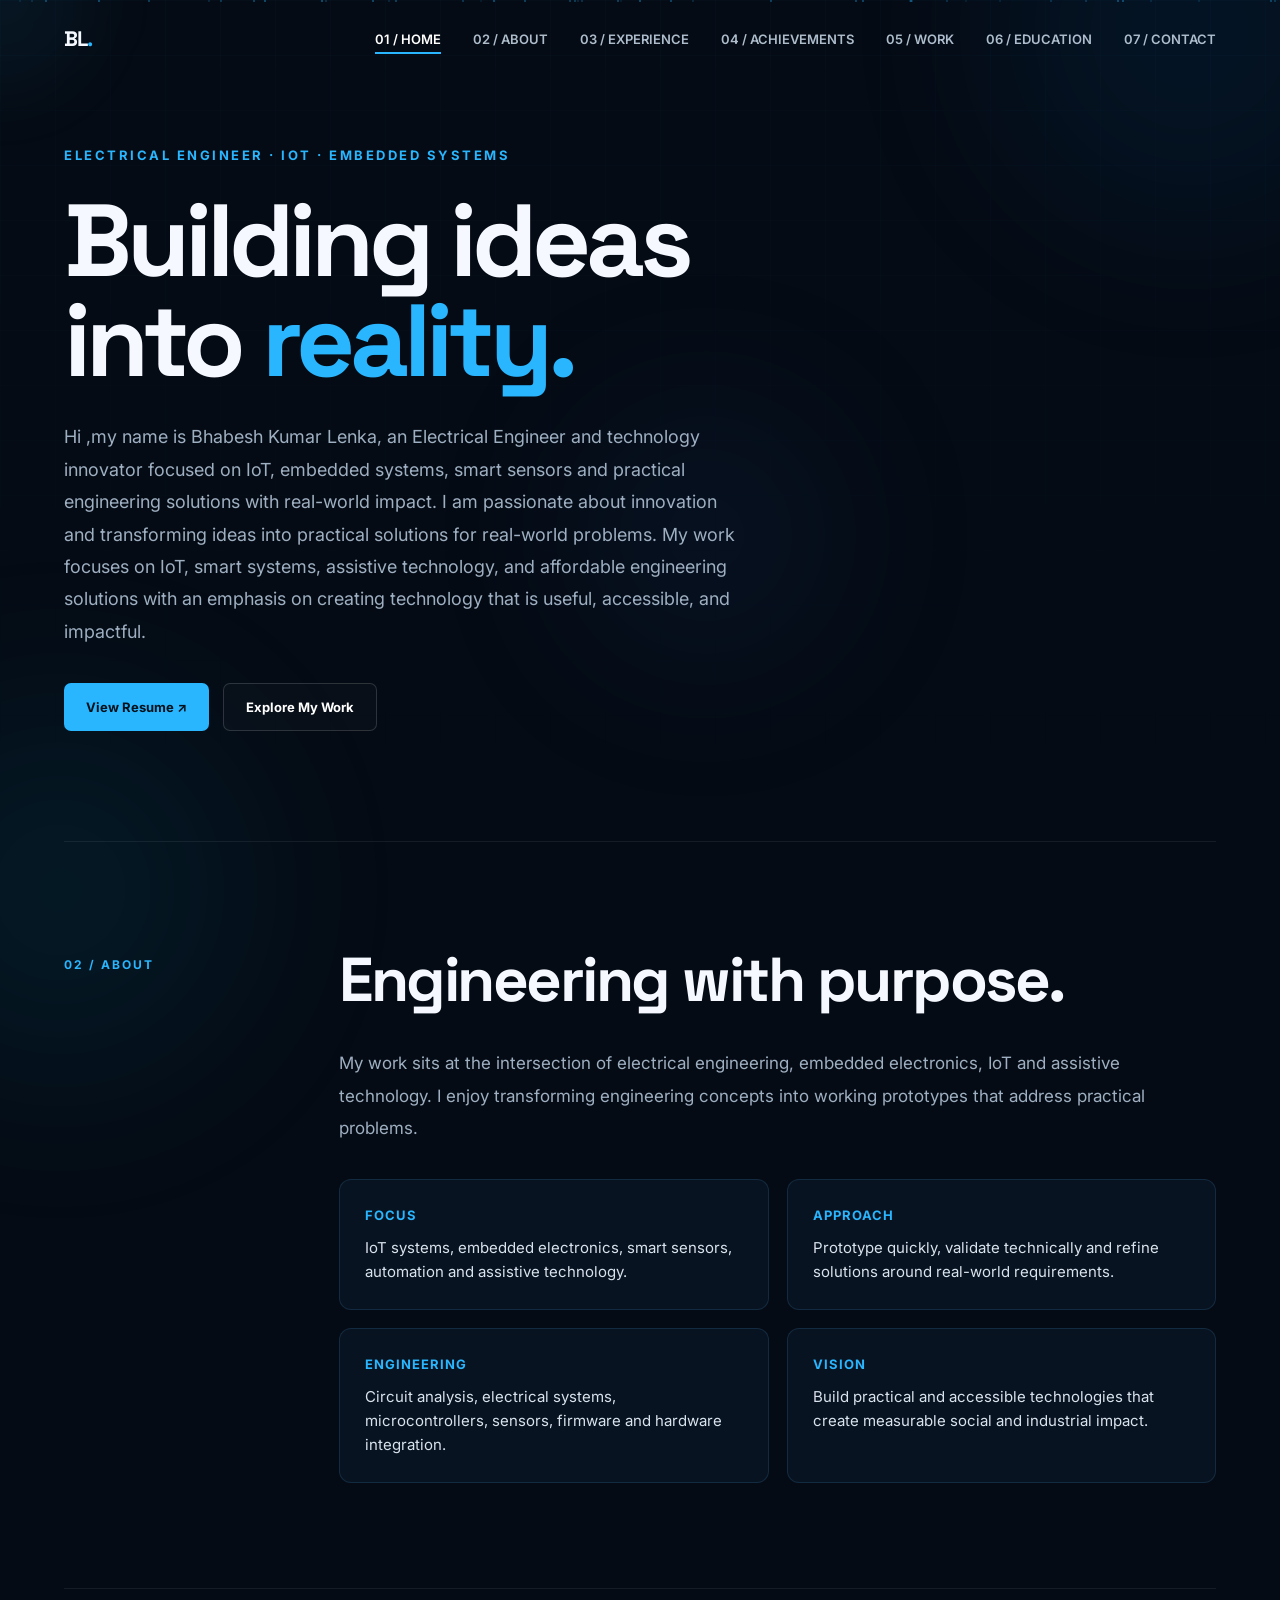
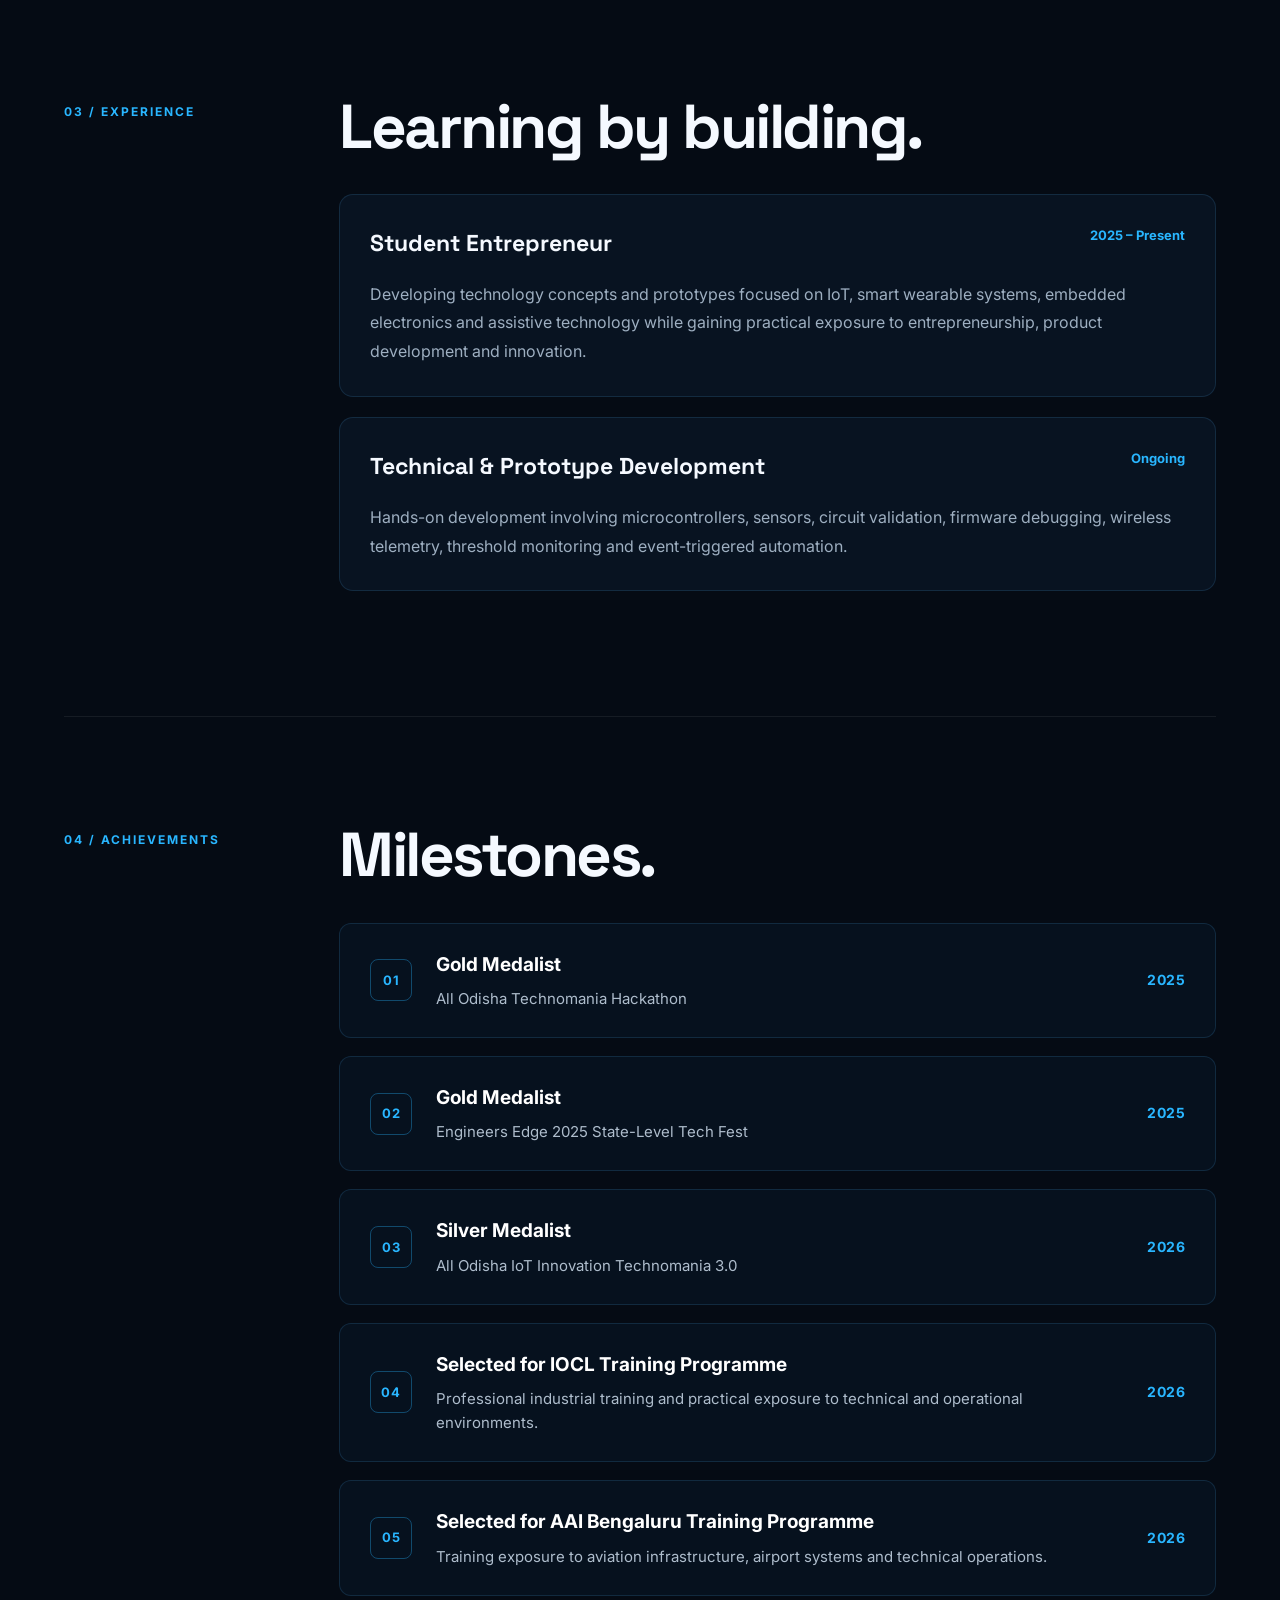
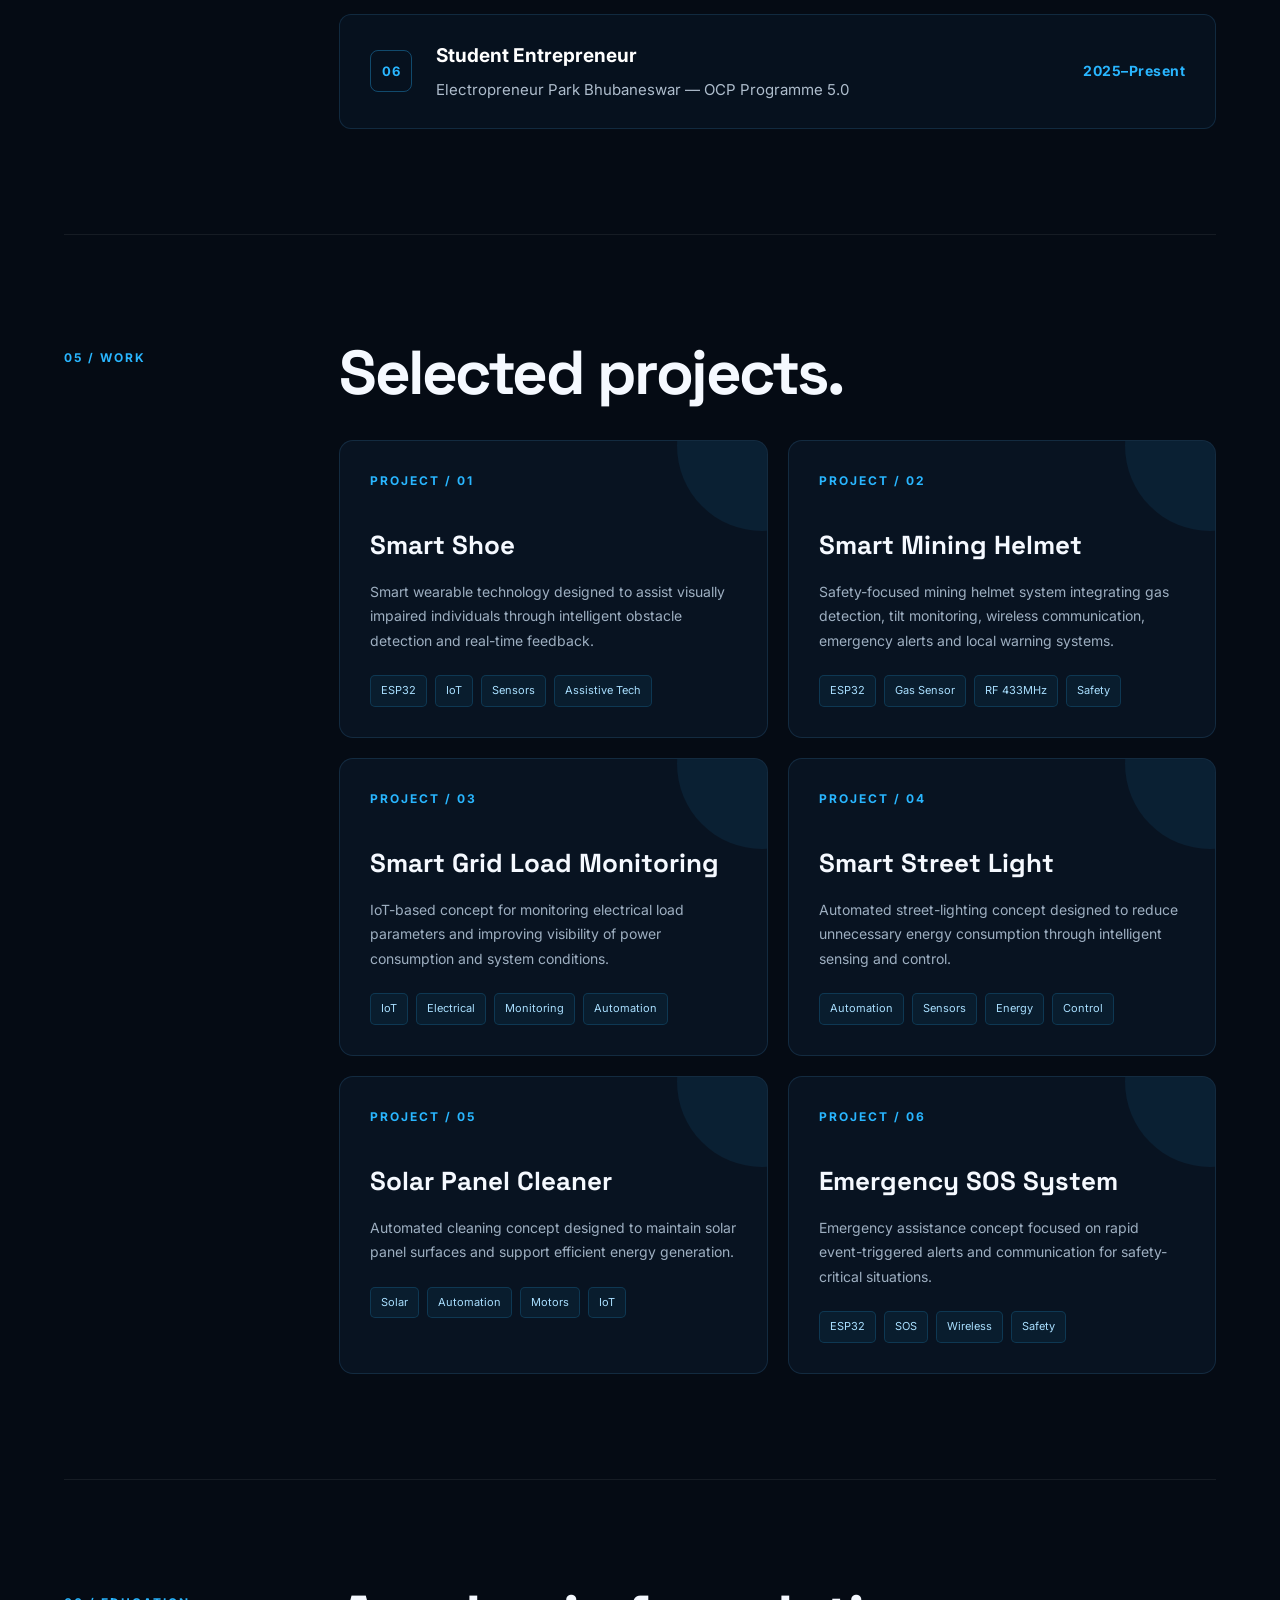
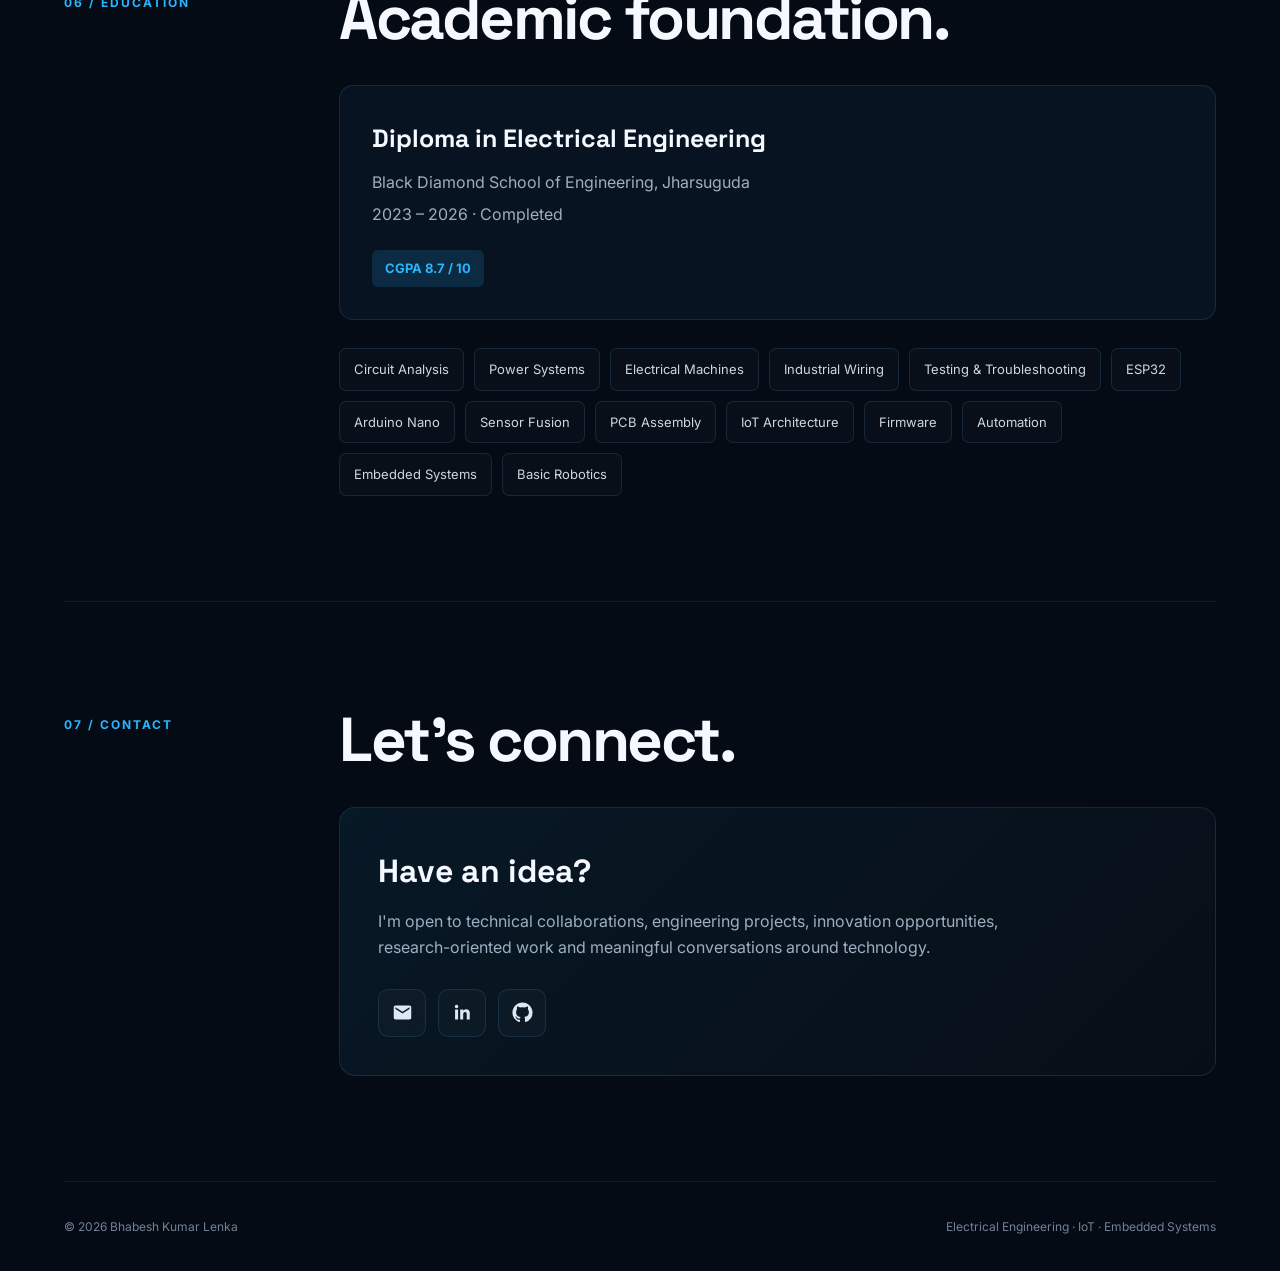
<file: index.html>
<!DOCTYPE html>
<html lang="en">
<head>
  <meta charset="UTF-8">
  <meta name="viewport" content="width=device-width, initial-scale=1.0">

  <title>Bhabesh Kumar Lenka | Electrical Engineer & IoT Innovator</title>

  <meta name="description" content="Portfolio of Bhabesh Kumar Lenka — Electrical Engineer, IoT and Embedded Systems Innovator.">

  <link rel="preconnect" href="https://fonts.googleapis.com">
  <link rel="preconnect" href="https://fonts.gstatic.com" crossorigin>

  <link href="https://fonts.googleapis.com/css2?family=Inter:wght@400;500;600;700;800&family=Space+Grotesk:wght@400;500;600;700&display=swap" rel="stylesheet">

  <style>
    :root {
      --bg: #050b14;
      --card: rgba(9, 22, 38, 0.78);
      --card-hover: rgba(13, 31, 51, 0.94);
      --text: #f5f9ff;
      --muted: #9eafc1;
      --accent: #29b6ff;
      --accent-soft: rgba(41, 182, 255, 0.15);
      --border: rgba(90, 180, 255, 0.14);
      --border-hover: rgba(41, 182, 255, 0.55);
      --shadow: rgba(0, 0, 0, 0.3);
    }

    * {
      margin: 0;
      padding: 0;
      box-sizing: border-box;
    }

    html {
      scroll-behavior: smooth;
    }

    body {
      background: var(--bg);
      color: var(--text);
      font-family: "Inter", sans-serif;
      line-height: 1.6;
      overflow-x: hidden;
    }

    a {
      color: inherit;
      text-decoration: none;
    }

    /* BACKGROUND */

    .background-grid {
      position: fixed;
      inset: 0;
      z-index: -5;
      pointer-events: none;
      background-image:
        linear-gradient(rgba(41,182,255,.025) 1px, transparent 1px),
        linear-gradient(90deg, rgba(41,182,255,.025) 1px, transparent 1px);
      background-size: 55px 55px;
      mask-image: linear-gradient(to bottom, black, transparent 90%);
    }

    .orb {
      position: fixed;
      width: 380px;
      height: 380px;
      border-radius: 50%;
      filter: blur(100px);
      opacity: .08;
      pointer-events: none;
      z-index: -4;
    }

    .orb-one {
      background: #008cff;
      top: -160px;
      right: -100px;
      animation: floatOrb 12s ease-in-out infinite;
    }

    .orb-two {
      background: #00c6ff;
      bottom: -180px;
      left: -130px;
      animation: floatOrb 15s ease-in-out infinite reverse;
    }

    .orb-three {
      background: #3b82f6;
      top: 45%;
      left: 45%;
      width: 260px;
      height: 260px;
      animation: pulseOrb 8s ease-in-out infinite;
    }

    @keyframes floatOrb {
      0%,100% { transform: translate(0,0); }
      50% { transform: translate(40px,-30px); }
    }

    @keyframes pulseOrb {
      0%,100% {
        transform: scale(.9);
        opacity: .05;
      }
      50% {
        transform: scale(1.15);
        opacity: .1;
      }
    }

    .particles {
      position: fixed;
      inset: 0;
      z-index: -3;
      pointer-events: none;
    }

    .particle {
      position: absolute;
      width: 2px;
      height: 2px;
      border-radius: 50%;
      background: rgba(41,182,255,.6);
      animation: particleFloat linear infinite;
    }

    @keyframes particleFloat {
      from {
        transform: translateY(100vh);
        opacity: 0;
      }
      15% { opacity: 1; }
      85% { opacity: 1; }
      to {
        transform: translateY(-20vh);
        opacity: 0;
      }
    }

    /* LOADER */

    .loader {
      position: fixed;
      inset: 0;
      z-index: 9999;
      background: var(--bg);
      display: flex;
      align-items: center;
      justify-content: center;
      transition: opacity .7s ease, visibility .7s ease;
    }

    .loader.hidden {
      opacity: 0;
      visibility: hidden;
    }

    .loader-inner {
      text-align: center;
    }

    .loader-logo {
      font-family: "Space Grotesk", sans-serif;
      font-size: 42px;
      font-weight: 700;
      letter-spacing: -2px;
      margin-bottom: 18px;
    }

    .loader-logo span {
      color: var(--accent);
    }

    .loader-line {
      width: 180px;
      height: 2px;
      background: rgba(255,255,255,.1);
      overflow: hidden;
      margin: auto;
    }

    .loader-line::after {
      content: "";
      display: block;
      width: 50%;
      height: 100%;
      background: var(--accent);
      animation: loading 1.1s ease-in-out infinite;
    }

    @keyframes loading {
      0% { transform: translateX(-120%); }
      100% { transform: translateX(300%); }
    }

    /* SCROLL */

    .scroll-progress {
      position: fixed;
      top: 0;
      left: 0;
      height: 2px;
      width: 0;
      background: var(--accent);
      z-index: 10000;
      box-shadow: 0 0 15px rgba(41,182,255,.8);
    }

    /* HEADER */

    header {
      position: fixed;
      top: 0;
      left: 0;
      width: 100%;
      z-index: 1000;
      padding: 22px 5vw;
      transition: .35s ease;
    }

    header.scrolled {
      padding: 14px 5vw;
      background: rgba(5,11,20,.82);
      backdrop-filter: blur(18px);
      border-bottom: 1px solid rgba(255,255,255,.05);
    }

    .nav {
      max-width: 1250px;
      margin: auto;
      display: flex;
      align-items: center;
      justify-content: space-between;
    }

    .logo {
      font-family: "Space Grotesk", sans-serif;
      font-size: 21px;
      font-weight: 700;
      letter-spacing: -.8px;
    }

    .logo span {
      color: var(--accent);
    }

    .nav-links {
      display: flex;
      gap: 32px;
      list-style: none;
    }

    .nav-links a {
      position: relative;
      color: #aebdcc;
      font-size: 13px;
      font-weight: 600;
      transition: color .3s ease;
    }

    .nav-links a::after {
      content: "";
      position: absolute;
      left: 0;
      bottom: -7px;
      width: 0;
      height: 2px;
      background: var(--accent);
      transition: width .3s ease;
    }

    .nav-links a:hover,
    .nav-links a.active {
      color: #fff;
    }

    .nav-links a:hover::after,
    .nav-links a.active::after {
      width: 100%;
    }

    .menu-btn {
      display: none;
      border: 0;
      background: transparent;
      color: white;
      font-size: 25px;
      cursor: pointer;
    }

    /* MAIN */

    main {
      width: min(1250px, 90%);
      margin: auto;
    }

    .hero {
      min-height: auto;
      padding-top: 145px;
      padding-bottom: 110px;
      display: flex;
      align-items: center;
    }

    .hero-content {
      max-width: 900px;
    }

    .hero-kicker {
      color: var(--accent);
      font-size: 13px;
      font-weight: 700;
      letter-spacing: 2.5px;
      text-transform: uppercase;
      margin-bottom: 25px;
      opacity: 0;
      transform: translateY(20px);
      animation: heroReveal .8s .3s forwards;
    }

    .hero h1 {
      font-family: "Space Grotesk", sans-serif;
      font-size: clamp(55px,8vw,105px);
      line-height: .98;
      letter-spacing: -5px;
      max-width: 900px;
      margin-bottom: 30px;
      opacity: 0;
      transform: translateY(35px);
      animation: heroReveal .9s .45s forwards;
    }

    .hero h1 span {
      color: var(--accent);
    }

    .hero-description {
      max-width: 680px;
      color: var(--muted);
      font-size: 18px;
      line-height: 1.8;
      margin-bottom: 35px;
      opacity: 0;
      transform: translateY(25px);
      animation: heroReveal .9s .6s forwards;
    }

    .hero-buttons {
      display: flex;
      gap: 14px;
      flex-wrap: wrap;
      opacity: 0;
      transform: translateY(20px);
      animation: heroReveal .8s .75s forwards;
    }

    @keyframes heroReveal {
      to {
        opacity: 1;
        transform: translateY(0);
      }
    }

    .btn {
      display: inline-flex;
      align-items: center;
      justify-content: center;
      min-height: 48px;
      padding: 0 22px;
      border-radius: 7px;
      font-size: 13px;
      font-weight: 700;
      transition: .3s ease;
    }

    .btn-primary {
      background: var(--accent);
      color: #03111b;
    }

    .btn-primary:hover {
      transform: translateY(-4px);
      box-shadow: 0 12px 30px rgba(41,182,255,.22);
    }

    .btn-outline {
      border: 1px solid rgba(255,255,255,.15);
      color: #fff;
      background: rgba(255,255,255,.02);
    }

    .btn-outline:hover {
      transform: translateY(-4px);
      border-color: var(--accent);
      background: var(--accent-soft);
    }

    /* SECTIONS */

    .section {
      display: grid;
      grid-template-columns: 220px 1fr;
      gap: 55px;
      padding: 105px 0;
      border-top: 1px solid rgba(255,255,255,.07);
    }

    .section-label {
      color: var(--accent);
      font-size: 12px;
      font-weight: 700;
      letter-spacing: 2px;
      padding-top: 8px;
    }

    .section-content h2 {
      font-family: "Space Grotesk", sans-serif;
      font-size: clamp(38px,5vw,62px);
      letter-spacing: -2.5px;
      line-height: 1.05;
      margin-bottom: 35px;
    }

    .section-content > p {
      color: var(--muted);
      font-size: 17px;
      line-height: 1.9;
      max-width: 850px;
    }

    /* ABOUT */

    .about-grid {
      display: grid;
      grid-template-columns: repeat(2,1fr);
      gap: 18px;
      margin-top: 35px;
    }

    .info-card {
      padding: 25px;
      border: 1px solid var(--border);
      border-radius: 12px;
      background: var(--card);
      transition: .35s ease;
    }

    .info-card:hover {
      transform: translateY(-7px);
      border-color: var(--border-hover);
      background: var(--card-hover);
      box-shadow: 0 18px 40px var(--shadow);
    }

    .info-card h3 {
      color: var(--accent);
      font-size: 13px;
      letter-spacing: 1px;
      text-transform: uppercase;
      margin-bottom: 10px;
    }

    .info-card p {
      color: #d9e3ed;
      font-size: 15px;
    }

    /* EXPERIENCE */

    .experience-card {
      padding: 30px;
      border: 1px solid var(--border);
      border-radius: 14px;
      background: var(--card);
      transition: .4s ease;
      margin-bottom: 20px;
    }

    .experience-card:hover {
      transform: translateY(-8px);
      border-color: var(--border-hover);
      box-shadow: 0 20px 50px var(--shadow);
    }

    .experience-top {
      display: flex;
      justify-content: space-between;
      gap: 20px;
      margin-bottom: 18px;
    }

    .experience-card h3 {
      font-family: "Space Grotesk", sans-serif;
      font-size: 23px;
    }

    .experience-date {
      color: var(--accent);
      font-size: 13px;
      font-weight: 700;
      white-space: nowrap;
    }

    .experience-card p {
      color: var(--muted);
      line-height: 1.8;
    }

    /* ACHIEVEMENTS */

    .achievement-list {
      display: flex;
      flex-direction: column;
      gap: 18px;
    }

    .achievement-card {
      position: relative;
      display: flex;
      align-items: center;
      gap: 24px;
      padding: 26px 30px;
      border: 1px solid rgba(80,190,255,.15);
      border-radius: 12px;
      background: rgba(8,20,35,.72);
      overflow: hidden;
      transition:
        transform .35s ease,
        border-color .35s ease,
        box-shadow .35s ease,
        background .35s ease;
    }

    .achievement-card::before {
      content: "";
      position: absolute;
      left: 0;
      top: 0;
      width: 3px;
      height: 100%;
      background: #29b6ff;
      transform: scaleY(0);
      transform-origin: bottom;
      transition: transform .35s ease;
    }

    .achievement-card:hover {
      transform: translateX(8px);
      border-color: rgba(41,182,255,.55);
      background: rgba(12,30,50,.9);
      box-shadow: 0 12px 35px rgba(0,0,0,.25);
    }

    .achievement-card:hover::before {
      transform: scaleY(1);
    }

    .achievement-number {
      min-width: 42px;
      height: 42px;
      display: flex;
      align-items: center;
      justify-content: center;
      border: 1px solid rgba(41,182,255,.35);
      border-radius: 8px;
      color: #29b6ff;
      font-size: 13px;
      font-weight: 700;
      letter-spacing: 1px;
    }

    .achievement-content {
      flex: 1;
    }

    .achievement-content h3 {
      margin: 0 0 7px;
      color: #fff;
      font-size: 19px;
      font-weight: 700;
    }

    .achievement-content p {
      margin: 0;
      color: #aebdcc;
      font-size: 15px;
      line-height: 1.6;
    }

    .achievement-year {
      flex-shrink: 0;
      min-width: 90px;
      text-align: right;
      color: #29b6ff;
      font-size: 14px;
      font-weight: 700;
      letter-spacing: .5px;
    }

    /* PROJECTS */

    .project-grid {
      display: grid;
      grid-template-columns: repeat(2,1fr);
      gap: 20px;
    }

    .project-card {
      position: relative;
      min-height: 290px;
      padding: 30px;
      border: 1px solid var(--border);
      border-radius: 14px;
      background: var(--card);
      overflow: hidden;
      transform-style: preserve-3d;
      transition:
        transform .45s ease,
        border-color .35s ease,
        background .35s ease,
        box-shadow .35s ease;
    }

    .project-card::before {
      content: "";
      position: absolute;
      width: 170px;
      height: 170px;
      right: -80px;
      top: -80px;
      border-radius: 50%;
      background: rgba(41,182,255,.08);
      transition: .4s ease;
    }

    .project-card:hover {
      border-color: var(--border-hover);
      background: var(--card-hover);
      box-shadow: 0 22px 55px var(--shadow);
      transform: translateY(-9px);
    }

    .project-card:hover::before {
      transform: scale(1.8);
    }

    .project-number {
      color: var(--accent);
      font-size: 12px;
      font-weight: 700;
      letter-spacing: 2px;
      margin-bottom: 35px;
    }

    .project-card h3 {
      font-family: "Space Grotesk", sans-serif;
      font-size: 26px;
      margin-bottom: 13px;
    }

    .project-card p {
      color: var(--muted);
      font-size: 14px;
      line-height: 1.75;
    }

    .project-tags {
      display: flex;
      flex-wrap: wrap;
      gap: 8px;
      margin-top: 22px;
    }

    .tag {
      border: 1px solid rgba(41,182,255,.18);
      color: #a9dfff;
      background: rgba(41,182,255,.06);
      padding: 6px 10px;
      border-radius: 5px;
      font-size: 11px;
      transition: .25s ease;
    }

    .tag:hover {
      background: rgba(41,182,255,.16);
      border-color: rgba(41,182,255,.5);
      transform: translateY(-2px);
    }

    /* EDUCATION */

    .education-card {
      padding: 32px;
      border: 1px solid var(--border);
      border-radius: 14px;
      background: var(--card);
      transition: .35s ease;
    }

    .education-card:hover {
      transform: translateY(-7px);
      border-color: var(--border-hover);
      box-shadow: 0 20px 45px var(--shadow);
    }

    .education-card h3 {
      font-family: "Space Grotesk", sans-serif;
      font-size: 25px;
      margin-bottom: 12px;
    }

    .education-card p {
      color: var(--muted);
      margin-bottom: 7px;
    }

    .cgpa {
      display: inline-block;
      margin-top: 15px;
      padding: 8px 13px;
      border-radius: 6px;
      background: var(--accent-soft);
      color: var(--accent);
      font-size: 13px;
      font-weight: 700;
    }

    /* SKILLS */

    .skills {
      display: flex;
      flex-wrap: wrap;
      gap: 10px;
    }

    .skill {
      padding: 10px 14px;
      border: 1px solid var(--border);
      border-radius: 7px;
      background: rgba(255,255,255,.02);
      color: #cbd8e5;
      font-size: 13px;
      transition: .3s ease;
    }

    .skill:hover {
      color: #fff;
      border-color: var(--accent);
      background: var(--accent-soft);
      transform: translateY(-3px);
    }

    /* CONTACT */

    .contact-box {
      padding: 38px;
      border: 1px solid var(--border);
      border-radius: 16px;
      background: linear-gradient(
        135deg,
        rgba(41,182,255,.08),
        rgba(255,255,255,.015)
      );
    }

    .contact-box h3 {
      font-family: "Space Grotesk", sans-serif;
      font-size: 32px;
      margin-bottom: 12px;
    }

    .contact-box > p {
      color: var(--muted);
      max-width: 650px;
      margin-bottom: 28px;
    }

    .socials {
      display: flex;
      gap: 12px;
      flex-wrap: wrap;
    }

    .social {
      position: relative;
      width: 48px;
      height: 48px;
      display: flex;
      align-items: center;
      justify-content: center;
      border: 1px solid var(--border);
      border-radius: 10px;
      background: rgba(255,255,255,.025);
      color: #dce8f3;
      transition: .3s ease;
    }

    .social svg {
      width: 21px;
      height: 21px;
      fill: currentColor;
    }

    .social:hover {
      color: var(--accent);
      border-color: var(--accent);
      background: var(--accent-soft);
      transform: translateY(-5px);
      box-shadow: 0 10px 25px rgba(41,182,255,.12);
    }

    .social::after {
      content: "Click here";
      position: absolute;
      bottom: -36px;
      left: 50%;
      transform: translateX(-50%) translateY(5px);
      background: #0c1a29;
      border: 1px solid rgba(41,182,255,.2);
      color: #d9edfa;
      padding: 5px 9px;
      border-radius: 5px;
      white-space: nowrap;
      font-size: 10px;
      opacity: 0;
      pointer-events: none;
      transition: .25s ease;
    }

    .social:hover::after {
      opacity: 1;
      transform: translateX(-50%) translateY(0);
    }

    /* FOOTER */

    footer {
      width: min(1250px,90%);
      margin: auto;
      padding: 35px 0;
      border-top: 1px solid rgba(255,255,255,.07);
      display: flex;
      justify-content: space-between;
      gap: 20px;
      color: #728296;
      font-size: 12px;
    }

    /* REVEAL */

    .reveal {
      opacity: 0;
      transform: translateY(35px);
      transition: opacity .8s ease, transform .8s ease;
    }

    .reveal.visible {
      opacity: 1;
      transform: translateY(0);
    }

    /* CURSOR */

    .cursor-glow {
      position: fixed;
      width: 180px;
      height: 180px;
      border-radius: 50%;
      background: rgba(41,182,255,.06);
      filter: blur(35px);
      pointer-events: none;
      z-index: -1;
      transform: translate(-50%,-50%);
    }

    /* RESPONSIVE */

    @media (max-width:850px) {

      .nav-links {
        position: absolute;
        top: 75px;
        right: 5%;
        width: 220px;
        padding: 18px;
        flex-direction: column;
        gap: 18px;
        background: rgba(7,17,29,.96);
        border: 1px solid var(--border);
        border-radius: 12px;
        backdrop-filter: blur(20px);
        opacity: 0;
        pointer-events: none;
        transform: translateY(-10px);
        transition: .3s ease;
      }

      .nav-links.open {
        opacity: 1;
        pointer-events: auto;
        transform: translateY(0);
      }

      .menu-btn {
        display: block;
      }

      .section {
        grid-template-columns: 1fr;
        gap: 20px;
        padding: 80px 0;
      }

      .project-grid,
      .about-grid {
        grid-template-columns: 1fr;
      }
    }

    @media (max-width:600px) {

      main,
      footer {
        width: 88%;
      }

      header {
        padding: 18px 6%;
      }

      header.scrolled {
        padding: 12px 6%;
      }

      .hero {
        padding-top: 125px;
        padding-bottom: 75px;
      }

      .hero h1 {
        font-size: 52px;
        letter-spacing: -2.5px;
      }

      .hero-description {
        font-size: 15px;
      }

      .section-content h2 {
        font-size: 42px;
      }

      .project-card {
        min-height: auto;
        padding: 24px;
      }

      .achievement-card {
        gap: 14px;
        padding: 20px;
      }

      .achievement-number {
        min-width: 36px;
        height: 36px;
        font-size: 11px;
      }

      .achievement-content h3 {
        font-size: 16px;
      }

      .achievement-content p {
        font-size: 14px;
      }

      .achievement-year {
        min-width: auto;
        font-size: 12px;
      }

      .experience-top {
        flex-direction: column;
        gap: 8px;
      }

      footer {
        flex-direction: column;
      }

      .cursor-glow {
        display: none;
      }
    }

    @media (prefers-reduced-motion:reduce) {
      *,
      *::before,
      *::after {
        animation-duration:.01ms !important;
        animation-iteration-count:1 !important;
        scroll-behavior:auto !important;
        transition-duration:.01ms !important;
      }
    }
  </style>
</head>

<body>

  <div class="loader" id="loader">
    <div class="loader-inner">
      <div class="loader-logo">BL<span>.</span></div>
      <div class="loader-line"></div>
    </div>
  </div>

  <div class="scroll-progress" id="scrollProgress"></div>

  <div class="background-grid"></div>
  <div class="orb orb-one"></div>
  <div class="orb orb-two"></div>
  <div class="orb orb-three"></div>
  <div class="particles" id="particles"></div>
  <div class="cursor-glow" id="cursorGlow"></div>

  <header id="header">
    <nav class="nav">

      <a href="#home" class="logo">
        BL<span>.</span>
      </a>

      <button class="menu-btn" id="menuBtn" aria-label="Open menu">
        ☰
      </button>

      <ul class="nav-links" id="navLinks">
        <li><a href="#home" class="active">01 / HOME</a></li>
        <li><a href="#about">02 / ABOUT</a></li>
        <li><a href="#experience">03 / EXPERIENCE</a></li>
        <li><a href="#achievements">04 / ACHIEVEMENTS</a></li>
        <li><a href="#work">05 / WORK</a></li>
        <li><a href="#education">06 / EDUCATION</a></li>
        <li><a href="#contact">07 / CONTACT</a></li>
      </ul>

    </nav>
  </header>

  <main>

    <!-- HERO -->
    <section class="hero" id="home">

      <div class="hero-content">

        <div class="hero-kicker">
          Electrical Engineer · IoT · Embedded Systems
        </div>

        <h1>
          Building ideas<br>
          into <span>reality.</span>
        </h1>

        <p class="hero-description">
          Hi ,my name is Bhabesh Kumar Lenka, an Electrical Engineer and
          technology innovator focused on IoT, embedded systems,
          smart sensors and practical engineering solutions with
          real-world impact. I am passionate about innovation and transforming ideas into practical solutions for real-world problems. My work focuses on IoT, smart systems, assistive technology, and affordable engineering solutions with an emphasis on creating technology that is useful, accessible, and impactful.

        </p>

        <div class="hero-buttons">

          <a href="resume.pdf" target="_blank" class="btn btn-primary">
            View Resume ↗
          </a>

          <a href="#work" class="btn btn-outline">
            Explore My Work
          </a>

        </div>

      </div>

    </section>


    <!-- ABOUT -->
    <section class="section reveal" id="about">

      <div class="section-label">
        02 / ABOUT
      </div>

      <div class="section-content">

        <h2>Engineering with purpose.</h2>

        <p>
          My work sits at the intersection of electrical engineering,
          embedded electronics, IoT and assistive technology. I enjoy
          transforming engineering concepts into working prototypes
          that address practical problems.
        </p>

        <div class="about-grid">

          <div class="info-card">
            <h3>Focus</h3>
            <p>
              IoT systems, embedded electronics, smart sensors,
              automation and assistive technology.
            </p>
          </div>

          <div class="info-card">
            <h3>Approach</h3>
            <p>
              Prototype quickly, validate technically and refine
              solutions around real-world requirements.
            </p>
          </div>

          <div class="info-card">
            <h3>Engineering</h3>
            <p>
              Circuit analysis, electrical systems, microcontrollers,
              sensors, firmware and hardware integration.
            </p>
          </div>

          <div class="info-card">
            <h3>Vision</h3>
            <p>
              Build practical and accessible technologies that
              create measurable social and industrial impact.
            </p>
          </div>

        </div>

      </div>

    </section>


    <!-- EXPERIENCE -->
    <section class="section reveal" id="experience">

      <div class="section-label">
        03 / EXPERIENCE
      </div>

      <div class="section-content">

        <h2>Learning by building.</h2>

        <div class="experience-card">

          <div class="experience-top">

            <div>
              <h3>Student Entrepreneur</h3>
            </div>

            <div class="experience-date">
              2025 – Present
            </div>

          </div>

          <p>
            Developing technology concepts and prototypes focused
            on IoT, smart wearable systems, embedded electronics and
            assistive technology while gaining practical exposure
            to entrepreneurship, product development and innovation.
          </p>

        </div>

        <div class="experience-card">

          <div class="experience-top">

            <div>
              <h3>Technical & Prototype Development</h3>
            </div>

            <div class="experience-date">
              Ongoing
            </div>

          </div>

          <p>
            Hands-on development involving microcontrollers,
            sensors, circuit validation, firmware debugging,
            wireless telemetry, threshold monitoring and
            event-triggered automation.
          </p>

        </div>

      </div>

    </section>


    <!-- ACHIEVEMENTS -->
    <section class="section reveal" id="achievements">

      <div class="section-label">
        04 / ACHIEVEMENTS
      </div>

      <div class="section-content">

        <h2>Milestones.</h2>

        <div class="achievement-list">

          <div class="achievement-card">

            <div class="achievement-number">
              01
            </div>

            <div class="achievement-content">
              <h3>Gold Medalist</h3>
              <p>
                All Odisha Technomania Hackathon
              </p>
            </div>

            <div class="achievement-year">
              2025
            </div>

          </div>


          <div class="achievement-card">

            <div class="achievement-number">
              02
            </div>

            <div class="achievement-content">
              <h3>Gold Medalist</h3>
              <p>
                Engineers Edge 2025 State-Level Tech Fest
              </p>
            </div>

            <div class="achievement-year">
              2025
            </div>

          </div>


          <div class="achievement-card">

            <div class="achievement-number">
              03
            </div>

            <div class="achievement-content">
              <h3>Silver Medalist</h3>
              <p>
                All Odisha IoT Innovation Technomania 3.0
              </p>
            </div>

            <div class="achievement-year">
              2026
            </div>

          </div>


          <div class="achievement-card">

            <div class="achievement-number">
              04
            </div>

            <div class="achievement-content">
              <h3>Selected for IOCL Training Programme</h3>
              <p>
                Professional industrial training and practical exposure
                to technical and operational environments.
              </p>
            </div>

            <div class="achievement-year">
              2026
            </div>

          </div>


          <div class="achievement-card">

            <div class="achievement-number">
              05
            </div>

            <div class="achievement-content">
              <h3>Selected for AAI Bengaluru Training Programme</h3>
              <p>
                Training exposure to aviation infrastructure,
                airport systems and technical operations.
              </p>
            </div>

            <div class="achievement-year">
              2026
            </div>

          </div>


          <div class="achievement-card">

            <div class="achievement-number">
              06
            </div>

            <div class="achievement-content">
              <h3>Student Entrepreneur</h3>
              <p>
                Electropreneur Park Bhubaneswar — OCP Programme 5.0
              </p>
            </div>

            <div class="achievement-year">
              2025–Present
            </div>

          </div>

        </div>

      </div>

    </section>


    <!-- WORK -->
    <section class="section reveal" id="work">

      <div class="section-label">
        05 / WORK
      </div>

      <div class="section-content">

        <h2>Selected projects.</h2>

        <div class="project-grid">

          <article class="project-card">

            <div class="project-number">
              PROJECT / 01
            </div>

            <h3>Smart Shoe</h3>

            <p>
              Smart wearable technology designed to assist visually
              impaired individuals through intelligent obstacle
              detection and real-time feedback.
            </p>

            <div class="project-tags">
              <span class="tag">ESP32</span>
              <span class="tag">IoT</span>
              <span class="tag">Sensors</span>
              <span class="tag">Assistive Tech</span>
            </div>

          </article>


          <article class="project-card">

            <div class="project-number">
              PROJECT / 02
            </div>

            <h3>Smart Mining Helmet</h3>

            <p>
              Safety-focused mining helmet system integrating gas
              detection, tilt monitoring, wireless communication,
              emergency alerts and local warning systems.
            </p>

            <div class="project-tags">
              <span class="tag">ESP32</span>
              <span class="tag">Gas Sensor</span>
              <span class="tag">RF 433MHz</span>
              <span class="tag">Safety</span>
            </div>

          </article>


          <article class="project-card">

            <div class="project-number">
              PROJECT / 03
            </div>

            <h3>Smart Grid Load Monitoring</h3>

            <p>
              IoT-based concept for monitoring electrical load
              parameters and improving visibility of power
              consumption and system conditions.
            </p>

            <div class="project-tags">
              <span class="tag">IoT</span>
              <span class="tag">Electrical</span>
              <span class="tag">Monitoring</span>
              <span class="tag">Automation</span>
            </div>

          </article>


          <article class="project-card">

            <div class="project-number">
              PROJECT / 04
            </div>

            <h3>Smart Street Light</h3>

            <p>
              Automated street-lighting concept designed to reduce
              unnecessary energy consumption through intelligent
              sensing and control.
            </p>

            <div class="project-tags">
              <span class="tag">Automation</span>
              <span class="tag">Sensors</span>
              <span class="tag">Energy</span>
              <span class="tag">Control</span>
            </div>

          </article>


          <article class="project-card">

            <div class="project-number">
              PROJECT / 05
            </div>

            <h3>Solar Panel Cleaner</h3>

            <p>
              Automated cleaning concept designed to maintain solar
              panel surfaces and support efficient energy generation.
            </p>

            <div class="project-tags">
              <span class="tag">Solar</span>
              <span class="tag">Automation</span>
              <span class="tag">Motors</span>
              <span class="tag">IoT</span>
            </div>

          </article>


          <article class="project-card">

            <div class="project-number">
              PROJECT / 06
            </div>

            <h3>Emergency SOS System</h3>

            <p>
              Emergency assistance concept focused on rapid
              event-triggered alerts and communication for
              safety-critical situations.
            </p>

            <div class="project-tags">
              <span class="tag">ESP32</span>
              <span class="tag">SOS</span>
              <span class="tag">Wireless</span>
              <span class="tag">Safety</span>
            </div>

          </article>

        </div>

      </div>

    </section>


    <!-- EDUCATION -->
    <section class="section reveal" id="education">

      <div class="section-label">
        06 / EDUCATION
      </div>

      <div class="section-content">

        <h2>Academic foundation.</h2>

        <div class="education-card">

          <h3>
            Diploma in Electrical Engineering
          </h3>

          <p>
            Black Diamond School of Engineering, Jharsuguda
          </p>

          <p>
            2023 – 2026 · Completed
          </p>

          <span class="cgpa">
            CGPA 8.7 / 10
          </span>

        </div>

        <div style="height:28px;"></div>

        <div class="skills">

          <span class="skill">Circuit Analysis</span>
          <span class="skill">Power Systems</span>
          <span class="skill">Electrical Machines</span>
          <span class="skill">Industrial Wiring</span>
          <span class="skill">Testing & Troubleshooting</span>
          <span class="skill">ESP32</span>
          <span class="skill">Arduino Nano</span>
          <span class="skill">Sensor Fusion</span>
          <span class="skill">PCB Assembly</span>
          <span class="skill">IoT Architecture</span>
          <span class="skill">Firmware</span>
          <span class="skill">Automation</span>
          <span class="skill">Embedded Systems</span>
          <span class="skill">Basic Robotics</span>

        </div>

      </div>

    </section>


    <!-- CONTACT -->
    <section class="section reveal" id="contact">

      <div class="section-label">
        07 / CONTACT
      </div>

      <div class="section-content">

        <h2>Let's connect.</h2>

        <div class="contact-box">

          <h3>Have an idea?</h3>

          <p>
            I'm open to technical collaborations, engineering
            projects, innovation opportunities, research-oriented
            work and meaningful conversations around technology.
          </p>

          <div class="socials">

            <!-- EMAIL -->
            <a
              href="mailto:bhabeshlenka2@gmail.com"
              class="social"
              aria-label="Email"
            >
              <svg viewBox="0 0 24 24">
                <path d="M20 4H4c-1.1 0-2 .9-2 2v12c0 1.1.9 2 2 2h16c1.1 0 2-.9 2-2V6c0-1.1-.9-2-2-2zm0 4-8 5-8-5V6l8 5 8-5v2z"/>
              </svg>
            </a>

            <!-- LINKEDIN -->
            <a
              href="https://www.linkedin.com/in/bhabesh-kumar-lenka-0b6812358"
              target="_blank"
              rel="noopener noreferrer"
              class="social"
              aria-label="LinkedIn"
            >
              <svg viewBox="0 0 24 24">
                <path d="M6.94 8.5H3.5V20h3.44V8.5zM5.22 3A2.02 2.02 0 1 0 5.22 7.04 2.02 2.02 0 0 0 5.22 3zM20.5 13.42c0-3.47-1.85-5.09-4.32-5.09-1.99 0-2.88 1.1-3.38 1.87V8.5H9.36V20h3.44v-5.7c0-1.5.28-2.96 2.15-2.96 1.84 0 1.87 1.73 1.87 3.05V20h3.44v-6.58z"/>
              </svg>
            </a>

            <!-- GITHUB -->
            <a
              href="https://github.com/bhabeshlenka2-wq"
              target="_blank"
              rel="noopener noreferrer"
              class="social"
              aria-label="GitHub"
            >
              <svg viewBox="0 0 24 24">
                <path d="M12 .5C5.65.5.5 5.65.5 12c0 5.08 3.29 9.38 7.86 10.9.58.11.79-.25.79-.56v-2.15c-3.2.7-3.88-1.36-3.88-1.36-.53-1.32-1.28-1.67-1.28-1.67-1.04-.71.08-.7.08-.7 1.15.08 1.75 1.18 1.75 1.18 1.03 1.76 2.7 1.25 3.36.96.1-.74.4-1.25.73-1.54-2.55-.29-5.23-1.28-5.23-5.69 0-1.26.45-2.29 1.18-3.1-.12-.29-.51-1.47.11-3.06 0 0 .96-.31 3.15 1.18a10.9 10.9 0 0 1 5.74 0c2.19-1.49 3.15-1.18 3.15-1.18.62 1.59.23 2.77.11 3.06.73.81 1.18 1.84 1.18 3.1 0 4.42-2.69 5.39-5.25 5.67.41.35.78 1.04.78 2.1v3.12c0 .31.21.68.8.56A11.51 11.51 0 0 0 23.5 12C23.5 5.65 18.35.5 12 .5z"/>
              </svg>
            </a>

          </div>

        </div>

      </div>

    </section>

  </main>


  <!-- FOOTER -->
  <footer>

    <div>
      © 2026 Bhabesh Kumar Lenka
    </div>

    <div>
      Electrical Engineering · IoT · Embedded Systems
    </div>

  </footer>


  <script>

    /* LOADER */

    window.addEventListener("load", () => {
      setTimeout(() => {
        document.getElementById("loader").classList.add("hidden");
      }, 700);
    });


    /* PARTICLES */

    const particlesContainer =
      document.getElementById("particles");

    for (let i = 0; i < 45; i++) {

      const particle = document.createElement("span");

      particle.className = "particle";

      particle.style.left =
        Math.random() * 100 + "%";

      particle.style.animationDuration =
        (8 + Math.random() * 15) + "s";

      particle.style.animationDelay =
        (-Math.random() * 15) + "s";

      particle.style.opacity =
        .2 + Math.random() * .6;

      particlesContainer.appendChild(particle);
    }


    /* HEADER */

    const header =
      document.getElementById("header");

    window.addEventListener("scroll", () => {

      if (window.scrollY > 30) {
        header.classList.add("scrolled");
      } else {
        header.classList.remove("scrolled");
      }

    });


    /* SCROLL PROGRESS */

    const progress =
      document.getElementById("scrollProgress");

    window.addEventListener("scroll", () => {

      const scrollTop = window.scrollY;

      const documentHeight =
        document.documentElement.scrollHeight -
        window.innerHeight;

      const percentage =
        documentHeight > 0
          ? (scrollTop / documentHeight) * 100
          : 0;

      progress.style.width =
        percentage + "%";

    });


    /* MOBILE MENU */

    const menuBtn =
      document.getElementById("menuBtn");

    const navLinks =
      document.getElementById("navLinks");

    menuBtn.addEventListener("click", () => {
      navLinks.classList.toggle("open");
    });

    navLinks.querySelectorAll("a").forEach(link => {

      link.addEventListener("click", () => {
        navLinks.classList.remove("open");
      });

    });


    /* REVEAL */

    const revealElements =
      document.querySelectorAll(".reveal");

    const revealObserver =
      new IntersectionObserver(
        entries => {

          entries.forEach(entry => {

            if (entry.isIntersecting) {
              entry.target.classList.add("visible");
            }

          });

        },
        {
          threshold: .12
        }
      );

    revealElements.forEach(element => {
      revealObserver.observe(element);
    });


    /* ACTIVE NAV */

    const sections =
      document.querySelectorAll("section[id]");

    const navItems =
      document.querySelectorAll(".nav-links a");

    const sectionObserver =
      new IntersectionObserver(
        entries => {

          entries.forEach(entry => {

            if (entry.isIntersecting) {

              navItems.forEach(link => {
                link.classList.remove("active");
              });

              const activeLink =
                document.querySelector(
                  `.nav-links a[href="#${entry.target.id}"]`
                );

              if (activeLink) {
                activeLink.classList.add("active");
              }

            }

          });

        },
        {
          rootMargin: "-35% 0px -55% 0px"
        }
      );

    sections.forEach(section => {
      sectionObserver.observe(section);
    });


    /* CURSOR GLOW */

    const cursorGlow =
      document.getElementById("cursorGlow");

    document.addEventListener("mousemove", event => {

      cursorGlow.style.left =
        event.clientX + "px";

      cursorGlow.style.top =
        event.clientY + "px";

    });


    /* PROJECT TILT */

    const projectCards =
      document.querySelectorAll(".project-card");

    projectCards.forEach(card => {

      card.addEventListener("mousemove", event => {

        if (window.innerWidth < 850) return;

        const rect =
          card.getBoundingClientRect();

        const x =
          event.clientX - rect.left;

        const y =
          event.clientY - rect.top;

        const centerX =
          rect.width / 2;

        const centerY =
          rect.height / 2;

        const rotateX =
          ((y - centerY) / centerY) * -3;

        const rotateY =
          ((x - centerX) / centerX) * 3;

        card.style.transform =
          `perspective(900px)
           rotateX(${rotateX}deg)
           rotateY(${rotateY}deg)
           translateY(-9px)`;

      });

      card.addEventListener("mouseleave", () => {
        card.style.transform = "";
      });

    });


    /* MAGNETIC BUTTONS */

    const buttons =
      document.querySelectorAll(".btn");

    buttons.forEach(button => {

      button.addEventListener("mousemove", event => {

        if (window.innerWidth < 850) return;

        const rect =
          button.getBoundingClientRect();

        const x =
          event.clientX -
          rect.left -
          rect.width / 2;

        const y =
          event.clientY -
          rect.top -
          rect.height / 2;

        button.style.transform =
          `translate(${x * .08}px, ${y * .08}px)`;

      });

      button.addEventListener("mouseleave", () => {
        button.style.transform = "";
      });

    });

  </script>

</body>
</html>
</file>
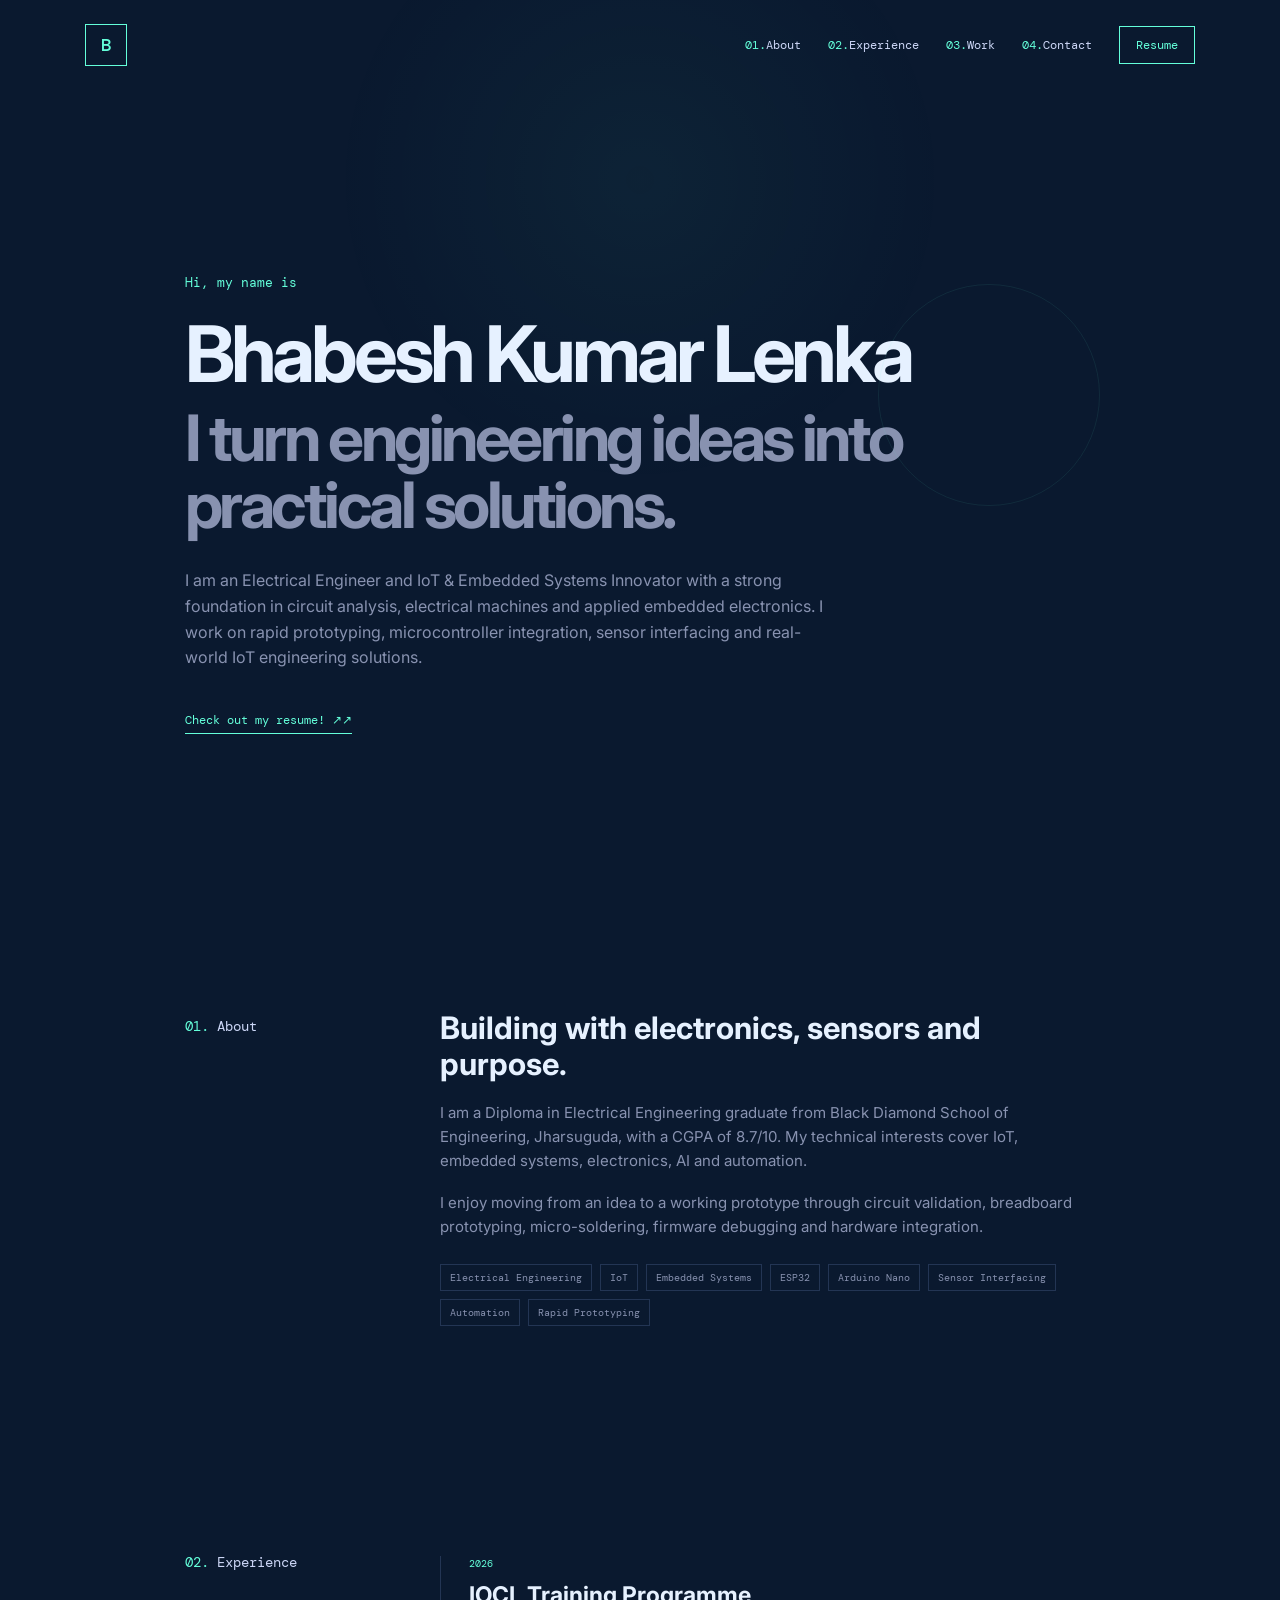
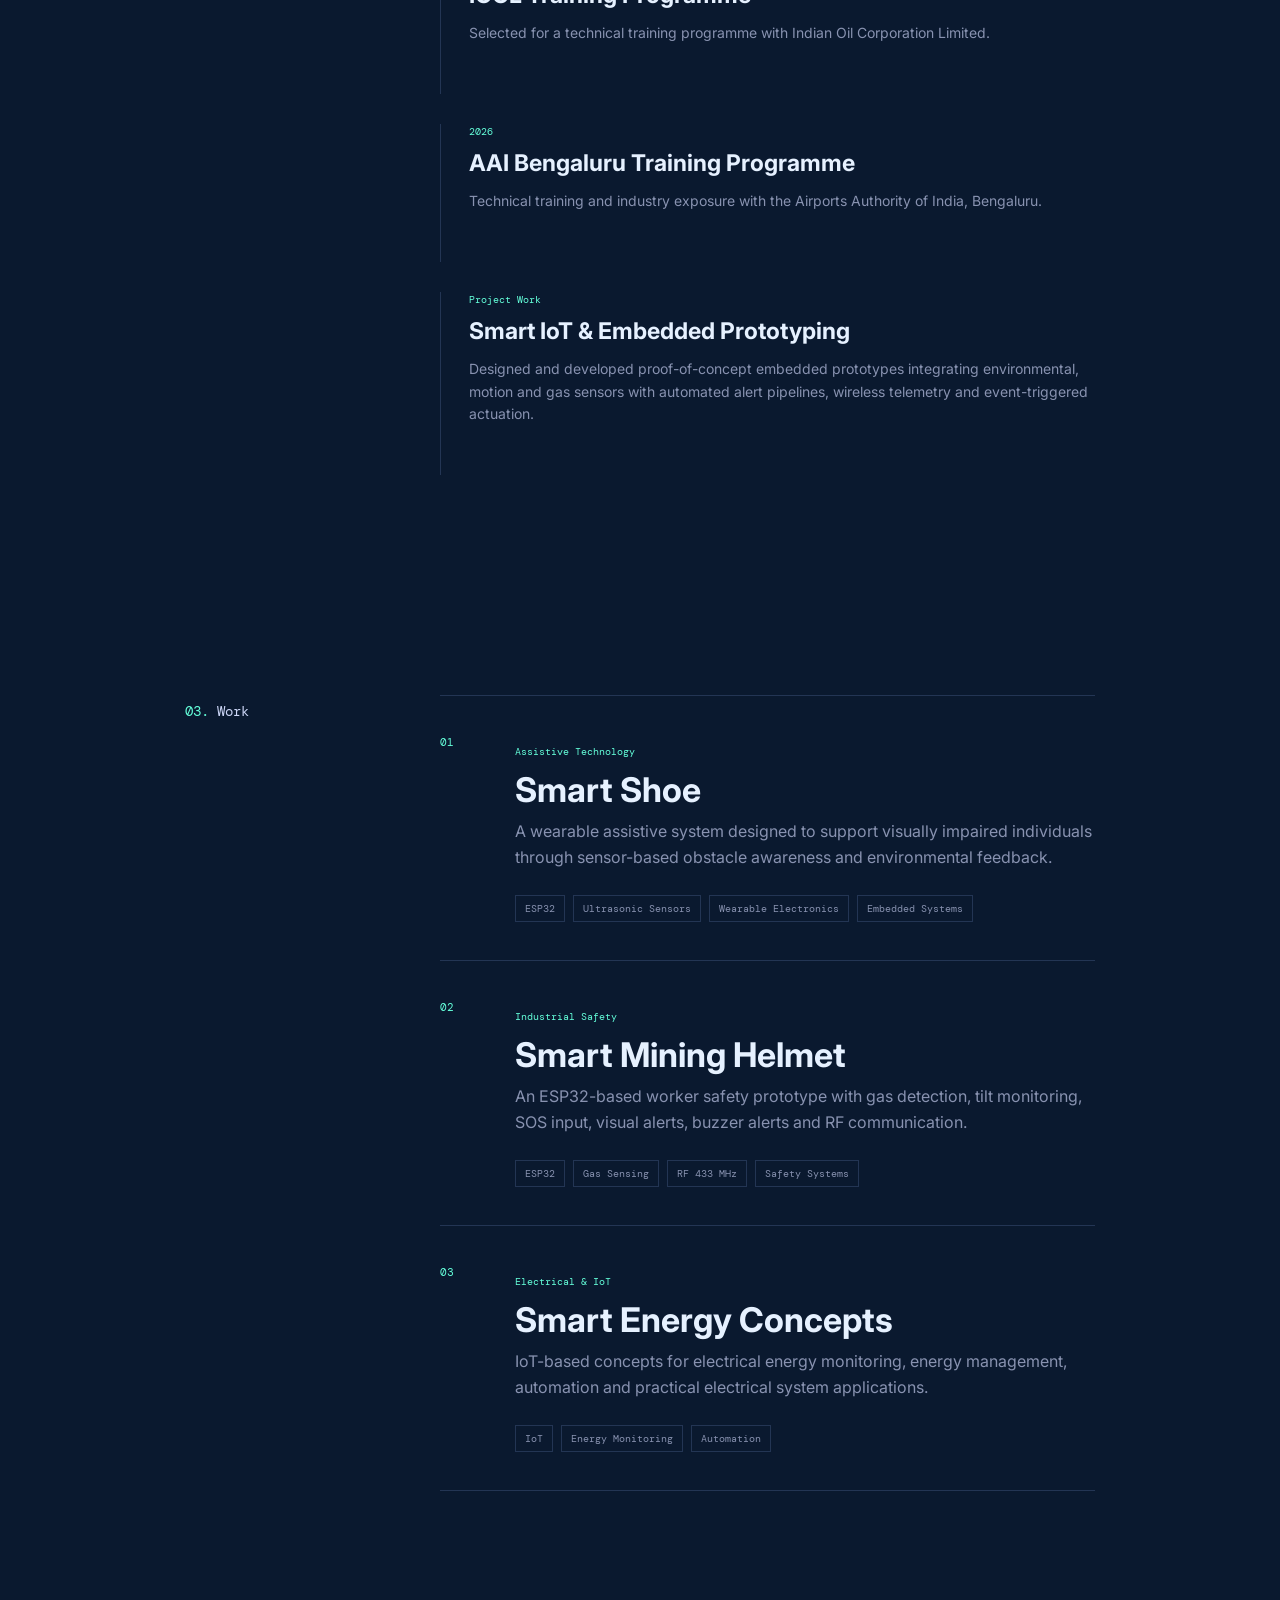
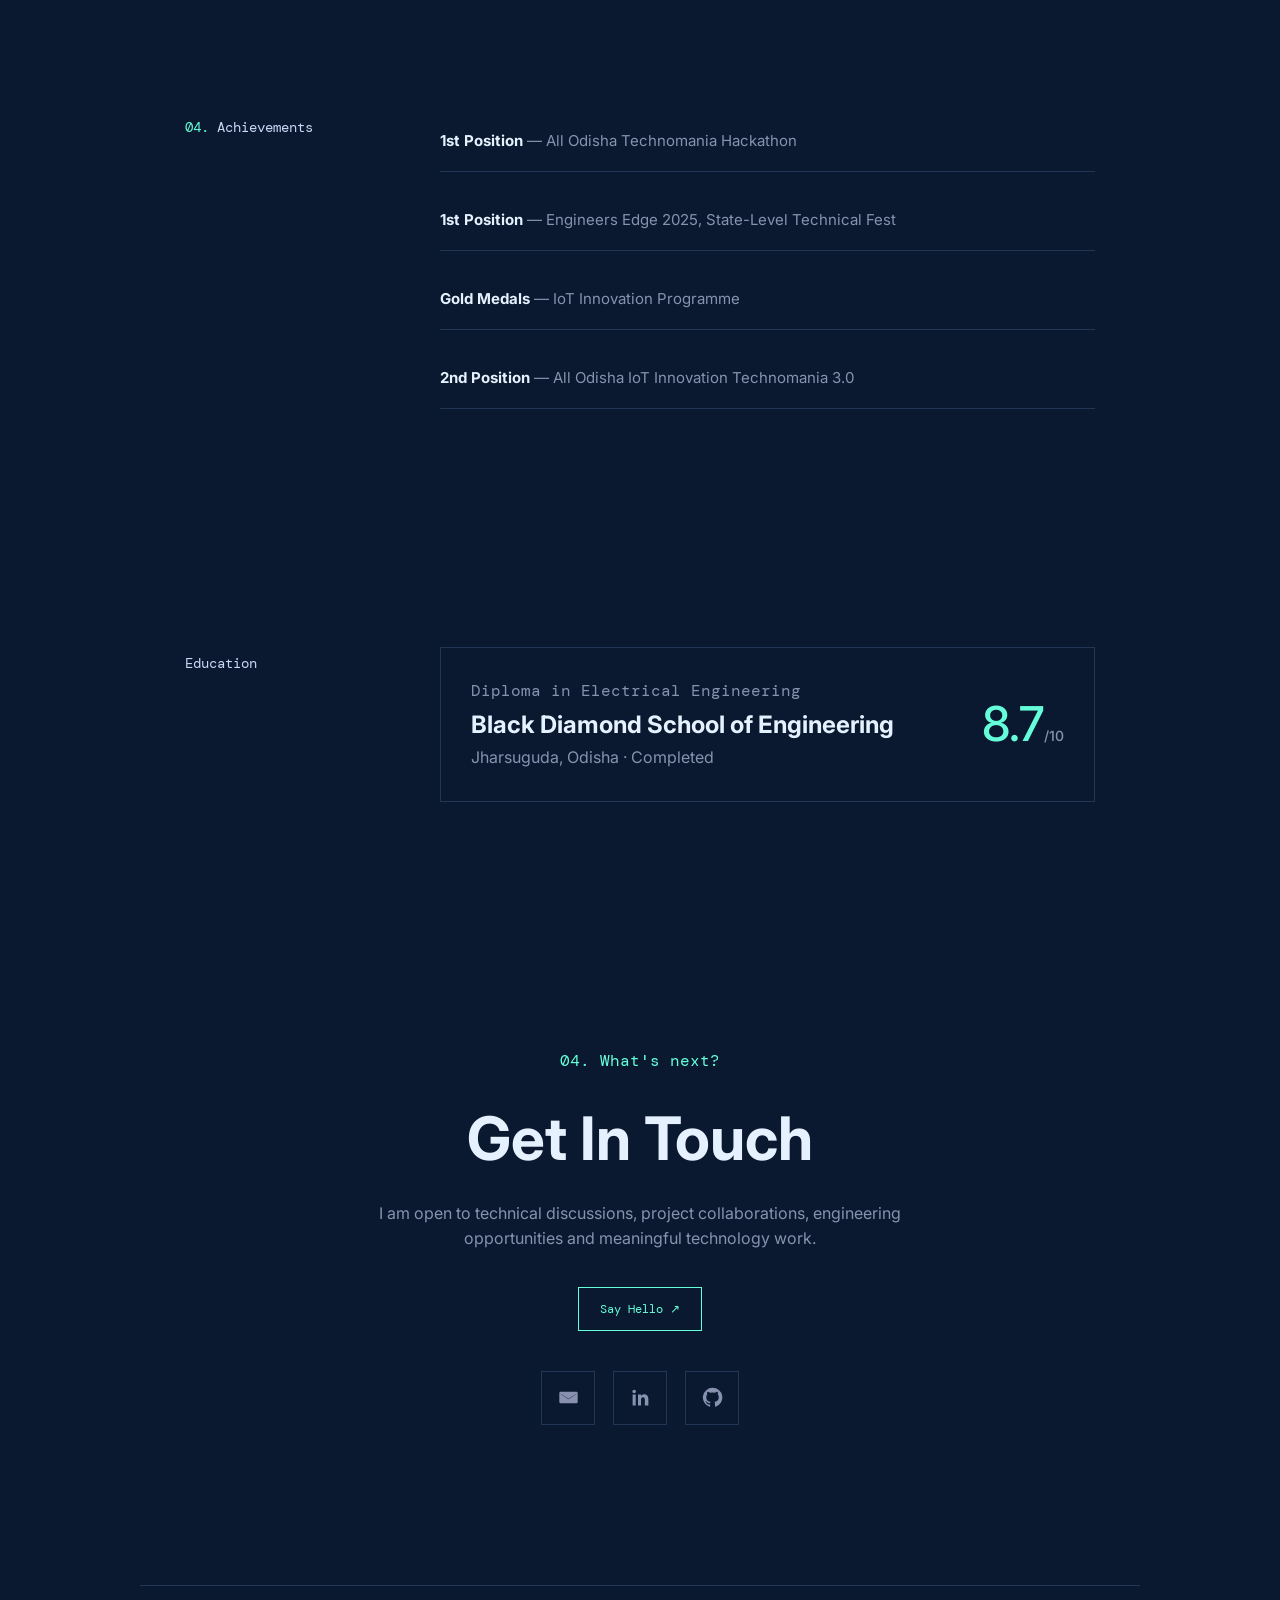
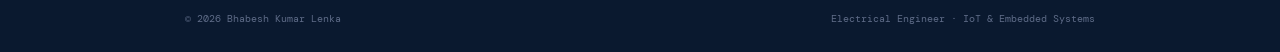
<file: index[1].html>
<!doctype html>
<html lang="en">
<head>
<meta charset="utf-8">
<meta name="viewport" content="width=device-width,initial-scale=1">
<meta name="description" content="Bhabesh Kumar Lenka — Electrical Engineer | IoT & Embedded Systems Innovator">
<title>Bhabesh Kumar Lenka | Electrical Engineer</title>
<link rel="preconnect" href="https://fonts.googleapis.com">
<link rel="preconnect" href="https://fonts.gstatic.com" crossorigin>
<link href="https://fonts.googleapis.com/css2?family=DM+Mono:wght@400;500&family=Inter:wght@400;500;600;700&display=swap" rel="stylesheet">
<link rel="stylesheet" href="style.css">
</head>
<body>
<div class="page-loader"><span>B</span></div><div class="scroll-progress"></div>
<header>
  <a class="logo" href="#top">B</a>
  <button class="menu" aria-label="Open menu">☰</button>
  <nav>
    <a href="#about"><span>01.</span>About</a>
    <a href="#experience"><span>02.</span>Experience</a>
    <a href="#work"><span>03.</span>Work</a>
    <a href="#contact"><span>04.</span>Contact</a>
    <a class="resume" href="resume.pdf" download>Resume</a>
  </nav>
</header>

<main id="top">
<section class="hero">
  <p class="green">Hi, my name is</p>
  <h1>Bhabesh Kumar Lenka</h1>
  <h2>I turn engineering ideas into practical solutions.</h2>
  <p class="intro">I am an Electrical Engineer and IoT & Embedded Systems Innovator with a strong foundation in circuit analysis, electrical machines and applied embedded electronics. I work on rapid prototyping, microcontroller integration, sensor interfacing and real-world IoT engineering solutions.</p>
  <a class="text-link" href="resume.pdf" download>Check out my resume! ↗</a>
</section>

<section id="about" class="section">
  <div class="section-title"><span>01.</span> About</div>
  <div class="content">
    <h3>Building with electronics, sensors and purpose.</h3>
    <p>I am a Diploma in Electrical Engineering graduate from Black Diamond School of Engineering, Jharsuguda, with a CGPA of 8.7/10. My technical interests cover IoT, embedded systems, electronics, AI and automation.</p>
    <p>I enjoy moving from an idea to a working prototype through circuit validation, breadboard prototyping, micro-soldering, firmware debugging and hardware integration.</p>
    <div class="chips">
      <span>Electrical Engineering</span><span>IoT</span><span>Embedded Systems</span><span>ESP32</span><span>Arduino Nano</span><span>Sensor Interfacing</span><span>Automation</span><span>Rapid Prototyping</span>
    </div>
  </div>
</section>

<section id="experience" class="section">
  <div class="section-title"><span>02.</span> Experience</div>
  <div class="content">
    <article class="item">
      <p class="period">2026</p>
      <h3>IOCL Training Programme</h3>
      <p>Selected for a technical training programme with Indian Oil Corporation Limited.</p>
    </article>
    <article class="item">
      <p class="period">2026</p>
      <h3>AAI Bengaluru Training Programme</h3>
      <p>Technical training and industry exposure with the Airports Authority of India, Bengaluru.</p>
    </article>
    <article class="item">
      <p class="period">Project Work</p>
      <h3>Smart IoT & Embedded Prototyping</h3>
      <p>Designed and developed proof-of-concept embedded prototypes integrating environmental, motion and gas sensors with automated alert pipelines, wireless telemetry and event-triggered actuation.</p>
    </article>
  </div>
</section>

<section id="work" class="section">
  <div class="section-title"><span>03.</span> Work</div>
  <div class="content work-list">
    <article class="work">
      <div class="work-no">01</div>
      <div>
        <p class="label">Assistive Technology</p>
        <h3>Smart Shoe</h3>
        <p>A wearable assistive system designed to support visually impaired individuals through sensor-based obstacle awareness and environmental feedback.</p>
        <div class="chips"><span>ESP32</span><span>Ultrasonic Sensors</span><span>Wearable Electronics</span><span>Embedded Systems</span></div>
      </div>
    </article>
    <article class="work">
      <div class="work-no">02</div>
      <div>
        <p class="label">Industrial Safety</p>
        <h3>Smart Mining Helmet</h3>
        <p>An ESP32-based worker safety prototype with gas detection, tilt monitoring, SOS input, visual alerts, buzzer alerts and RF communication.</p>
        <div class="chips"><span>ESP32</span><span>Gas Sensing</span><span>RF 433 MHz</span><span>Safety Systems</span></div>
      </div>
    </article>
    <article class="work">
      <div class="work-no">03</div>
      <div>
        <p class="label">Electrical & IoT</p>
        <h3>Smart Energy Concepts</h3>
        <p>IoT-based concepts for electrical energy monitoring, energy management, automation and practical electrical system applications.</p>
        <div class="chips"><span>IoT</span><span>Energy Monitoring</span><span>Automation</span></div>
      </div>
    </article>
  </div>
</section>

<section id="achievements" class="section">
  <div class="section-title"><span>04.</span> Achievements</div>
  <div class="content achievements">
    <p><b>1st Position</b> — All Odisha Technomania Hackathon</p>
    <p><b>1st Position</b> — Engineers Edge 2025, State-Level Technical Fest</p>
    <p><b>Gold Medals</b> — IoT Innovation Programme</p>
    <p><b>2nd Position</b> — All Odisha IoT Innovation Technomania 3.0</p>
  </div>
</section>

<section class="section education">
  <div class="section-title">Education</div>
  <div class="content edu">
    <div><p class="green mono">Diploma in Electrical Engineering</p><h3>Black Diamond School of Engineering</h3><p>Jharsuguda, Odisha · Completed</p></div>
    <strong>8.7<small>/10</small></strong>
  </div>
</section>

<section id="contact" class="contact">
  <p class="green mono">04. What's next?</p>
  <h2>Get In Touch</h2>
  <p>I am open to technical discussions, project collaborations, engineering opportunities and meaningful technology work.</p>
  <a class="email" href="mailto:bhabeshlenka2@gmail.com">Say Hello ↗</a>
  <div class="socials" aria-label="Contact and social profiles">
    <a class="social-link" href="mailto:bhabeshlenka2@gmail.com" aria-label="Click here">
      <svg viewBox="0 0 24 24" aria-hidden="true"><path d="M3 5.5h18A1.5 1.5 0 0 1 22.5 7v10A1.5 1.5 0 0 1 21 18.5H3A1.5 1.5 0 0 1 1.5 17V7A1.5 1.5 0 0 1 3 5.5Zm0 2.2v.35l9 5.9 9-5.9V7.7l-9 5.85-9-5.85Z"/></svg><span>Click here</span>
    </a>
    <a class="social-link" href="https://www.linkedin.com/in/bhabesh-kumar-lenka-0b6812358" target="_blank" rel="noopener noreferrer" aria-label="Click here">
      <svg viewBox="0 0 24 24" aria-hidden="true"><path d="M6.5 8.5H3V21h3.5V8.5ZM4.75 3A2.05 2.05 0 1 0 4.75 7.1 2.05 2.05 0 0 0 4.75 3ZM21 13.85c0-3.77-2.01-5.52-4.69-5.52-2.16 0-3.13 1.19-3.67 2.03V8.5H9.14V21h3.5v-6.19c0-1.63.31-3.2 2.32-3.2 1.98 0 2.01 1.86 2.01 3.3V21H21v-7.15Z"/></svg><span>Click here</span>
    </a>
    <a class="social-link" href="https://github.com/bhabeshlenka2-wq" target="_blank" rel="noopener noreferrer" aria-label="Click here">
      <svg viewBox="0 0 24 24" aria-hidden="true"><path d="M12 .9A11.1 11.1 0 0 0 8.49 22.5c.56.1.76-.24.76-.54v-2.1c-3.1.67-3.75-1.32-3.75-1.32-.51-1.29-1.24-1.64-1.24-1.64-1.01-.69.08-.67.08-.67 1.12.08 1.71 1.15 1.71 1.15.99 1.7 2.59 1.21 3.22.93.1-.72.39-1.21.7-1.49-2.47-.28-5.07-1.23-5.07-5.49 0-1.21.43-2.2 1.15-2.98-.12-.28-.5-1.41.11-2.94 0 0 .94-.3 3.07 1.14a10.66 10.66 0 0 1 5.59 0c2.13-1.44 3.07-1.14 3.07-1.14.61 1.53.23 2.66.11 2.94.72.78 1.15 1.77 1.15 2.98 0 4.27-2.61 5.2-5.09 5.48.4.35.75 1.04.75 2.1v3.11c0 .3.2.65.77.54A11.1 11.1 0 0 0 12 .9Z"/></svg><span>Click here</span>
    </a>
  </div>
</section>
</main>

<footer>
  <span>© 2026 Bhabesh Kumar Lenka</span>
  <span>Electrical Engineer · IoT & Embedded Systems</span>
</footer>
<script>
const btn=document.querySelector('.menu'),nav=document.querySelector('nav');
btn.addEventListener('click',()=>nav.classList.toggle('open'));
document.querySelectorAll('nav a').forEach(a=>a.addEventListener('click',()=>nav.classList.remove('open')));
</script>
</body>
</html>
</file>
<file: style.css>
@import url('https://fonts.googleapis.com/css2?family=DM+Mono:wght@400;500&family=Inter:wght@400;500;600&display=swap');
*{box-sizing:border-box}html{scroll-behavior:smooth}body{margin:0;background:#0a192f;color:#ccd6f6;font-family:Inter,Arial,sans-serif;line-height:1.6;overflow-x:hidden}body:before{content:"";position:fixed;inset:0;pointer-events:none;background:radial-gradient(circle at 50% 20%,rgba(100,255,218,.045),transparent 32%);z-index:-2}a{color:inherit}.mono,.green,nav span,.section-title span,.period,.label,.work-no,footer{font-family:"DM Mono",monospace}.green,.section-title span,nav span{color:#64ffda}
.pointer-glow{position:fixed;left:-150px;top:-150px;width:300px;height:300px;border-radius:50%;pointer-events:none;z-index:-1;background:radial-gradient(circle,rgba(100,255,218,.075),transparent 65%);transform:translate3d(-300px,-300px,0);transition:transform .18s ease-out}
header{height:90px;max-width:1200px;margin:auto;padding:0 45px;display:flex;align-items:center;justify-content:space-between;position:relative;z-index:20}.logo{width:42px;height:42px;border:1px solid #64ffda;color:#64ffda;display:grid;place-items:center;text-decoration:none;font:500 18px "DM Mono",monospace;position:relative;overflow:hidden;transition:color .35s ease,transform .35s ease,box-shadow .35s ease}.logo:before{content:"";position:absolute;inset:100% 0 0;background:#64ffda;transition:inset .35s cubic-bezier(.22,1,.36,1);z-index:-1}.logo:hover{color:#0a192f;transform:translateY(-3px);box-shadow:0 12px 30px rgba(100,255,218,.12)}.logo:hover:before{inset:0}.menu{display:none;background:none;border:0;color:#64ffda;font-size:22px}nav{display:flex;align-items:center;gap:27px}nav a{font:400 12px "DM Mono",monospace;color:#ccd6f6;text-decoration:none;position:relative;padding:10px 0;transition:color .3s ease}nav a:before{content:"";position:absolute;left:0;bottom:4px;width:0;height:1px;background:#64ffda;transition:width .35s cubic-bezier(.22,1,.36,1)}nav a:hover,nav a.active{color:#64ffda}nav a:hover:before,nav a.active:before{width:100%}.resume{border:1px solid #64ffda;padding:10px 16px!important;color:#64ffda!important;transition:background .35s ease,color .35s ease,transform .35s ease,box-shadow .35s ease;overflow:hidden;position:relative}.resume:before{content:"";position:absolute;inset:0 100% 0 0;background:#64ffda;transition:inset .4s cubic-bezier(.22,1,.36,1);z-index:-1}.resume:hover{color:#0a192f!important;transform:translateY(-3px);box-shadow:0 10px 28px rgba(100,255,218,.12)}.resume:hover:before{inset:0}
.hero{min-height:calc(100vh - 90px);max-width:1000px;margin:auto;padding:170px 45px 100px}.hero .green{font-size:13px;animation:fadeUp .7s .1s both}.hero h1{font-size:clamp(45px,7vw,78px);line-height:1.08;margin:18px 0 8px;letter-spacing:-.055em;color:#e6f1ff;animation:fadeUp .75s .2s both}.hero h2{font-size:clamp(34px,5vw,64px);line-height:1.05;margin:0;color:#8892b0;letter-spacing:-.055em;max-width:900px;animation:fadeUp .75s .32s both}.intro{max-width:650px;color:#8892b0;font-size:16px;margin-top:30px;animation:fadeUp .75s .44s both}.text-link{display:inline-block;margin-top:25px;color:#64ffda;text-decoration:none;font:12px "DM Mono",monospace;border-bottom:1px solid #64ffda;padding-bottom:5px;position:relative;animation:fadeUp .75s .56s both;transition:transform .3s ease,color .3s ease}.text-link:after{content:" ↗";display:inline-block;transition:transform .3s ease}.text-link:hover{transform:translateX(4px)}.text-link:hover:after{transform:translate(3px,-3px)}
.section{max-width:1000px;margin:auto;padding:110px 45px;display:grid;grid-template-columns:200px 1fr;gap:55px}.section-title{font:14px "DM Mono",monospace;color:#ccd6f6;padding-top:7px}.content{max-width:700px}.content h3{font-size:31px;color:#e6f1ff;margin:0 0 20px;line-height:1.15}.content>p{color:#8892b0;font-size:15px;margin:0 0 18px}.chips{display:flex;gap:8px;flex-wrap:wrap;margin-top:25px}.chips span{border:1px solid #233554;padding:6px 9px;color:#8892b0;font:10px "DM Mono",monospace;position:relative;overflow:hidden;transition:color .3s ease,border-color .3s ease,transform .3s ease}.chips span:before,.work:before,.item:before,.edu:before{content:"";position:absolute;left:var(--mx,50%);top:var(--my,50%);width:170px;height:170px;border-radius:50%;transform:translate(-50%,-50%);background:radial-gradient(circle,rgba(100,255,218,.09),transparent 68%);opacity:0;transition:opacity .35s ease;pointer-events:none}.chips span:hover{color:#64ffda;border-color:#64ffda;transform:translateY(-3px)}.chips span:hover:before,.work:hover:before,.item:hover:before,.edu:hover:before{opacity:1}
.item{border-left:1px solid #233554;padding:0 0 35px 28px;margin-bottom:30px;position:relative;transition:border-color .35s ease,transform .35s ease}.item:hover{border-color:#64ffda;transform:translateX(5px)}.item:last-child{margin-bottom:0}.period{color:#64ffda;font-size:10px}.item h3{font-size:23px;margin:6px 0;transition:color .3s ease}.item:hover h3{color:#64ffda}.item p:not(.period){color:#8892b0;font-size:14px}
.work-list{border-top:1px solid #233554}.work{display:grid;grid-template-columns:60px 1fr;gap:15px;padding:38px 0;border-bottom:1px solid #233554;position:relative;overflow:hidden;transition:padding-left .4s cubic-bezier(.22,1,.36,1),border-color .35s ease,background .35s ease}.work:hover{padding-left:12px;border-color:#64ffda;background:rgba(100,255,218,.018)}.work-no{color:#64ffda;font-size:11px;transition:transform .35s ease}.work:hover .work-no{transform:translateX(4px)}.label{font-size:10px;color:#64ffda}.work h3{font-size:34px;margin:5px 0 10px;color:#e6f1ff;transition:color .35s ease,transform .35s ease}.work:hover h3{color:#64ffda;transform:translateX(4px)}.work p:not(.label){color:#8892b0;margin:0;transition:color .35s ease}.work:hover p:not(.label){color:#aeb8cf}
.achievements p{padding:18px 0;border-bottom:1px solid #233554;color:#8892b0;transition:padding-left .35s ease,color .35s ease}.achievements p:hover{padding-left:8px;color:#aeb8cf}.achievements b{color:#e6f1ff}.edu{border:1px solid #233554;padding:30px;display:flex;justify-content:space-between;align-items:center;position:relative;overflow:hidden;transition:border-color .35s ease,transform .35s ease,box-shadow .35s ease}.edu:hover{border-color:#64ffda;transform:translateY(-5px);box-shadow:0 18px 50px rgba(0,0,0,.18)}.edu h3{margin:7px 0;font-size:24px}.edu p{color:#8892b0;margin:0}.edu strong{font-size:48px;color:#64ffda;font-weight:500;transition:transform .4s ease}.edu:hover strong{transform:scale(1.06)}.edu small{font-size:14px;color:#8892b0}
.contact{text-align:center;max-width:700px;margin:auto;padding:120px 30px 160px}.contact h2{font-size:clamp(42px,6vw,60px);margin:15px 0;color:#e6f1ff}.contact>p:not(.green){color:#8892b0;max-width:560px;margin:0 auto 35px}.email{display:inline-block;border:1px solid #64ffda;color:#64ffda;text-decoration:none;padding:13px 21px;font:12px "DM Mono",monospace;position:relative;overflow:hidden;transition:color .35s ease,transform .35s ease,box-shadow .35s ease}.email:before{content:"";position:absolute;inset:0 100% 0 0;background:#64ffda;transition:inset .4s cubic-bezier(.22,1,.36,1);z-index:-1}.email:hover{color:#0a192f;transform:translateY(-4px);box-shadow:0 14px 32px rgba(100,255,218,.12)}.email:hover:before{inset:0}footer{max-width:1000px;margin:auto;border-top:1px solid #233554;padding:25px 45px;display:flex;justify-content:space-between;color:#5f6c88;font-size:10px}
.reveal{opacity:0;transform:translateY(28px);transition:opacity .75s cubic-bezier(.22,1,.36,1),transform .75s cubic-bezier(.22,1,.36,1)}.reveal.is-visible{opacity:1;transform:none}.work.reveal:nth-child(2){transition-delay:.08s}.work.reveal:nth-child(3){transition-delay:.16s}.item.reveal:nth-child(2){transition-delay:.08s}.item.reveal:nth-child(3){transition-delay:.16s}.achievements p.reveal:nth-child(2){transition-delay:.06s}.achievements p.reveal:nth-child(3){transition-delay:.12s}.achievements p.reveal:nth-child(4){transition-delay:.18s}
@keyframes fadeUp{from{opacity:0;transform:translateY(22px)}to{opacity:1;transform:none}}
@media(max-width:800px){header{padding:0 24px;height:75px}.menu{display:block}nav{display:none;position:absolute;top:75px;left:0;right:0;background:#0a192f;padding:25px 24px;flex-direction:column;align-items:flex-start;border-bottom:1px solid #233554;z-index:5}nav.open{display:flex}.hero{padding:120px 24px 80px;min-height:calc(100vh - 75px)}.section{grid-template-columns:1fr;padding:80px 24px;gap:25px}.section-title{border-bottom:1px solid #233554;padding-bottom:12px}.work h3{font-size:29px}.edu{align-items:flex-start;gap:20px}.edu strong{font-size:38px}footer{padding:24px;display:block}footer span{display:block;margin-bottom:8px}.pointer-glow{display:none}}
@media(prefers-reduced-motion:reduce){html{scroll-behavior:auto}.pointer-glow{display:none}*,*:before,*:after{animation-duration:.01ms!important;animation-iteration-count:1!important;transition-duration:.01ms!important}}

/* Premium interaction layer */
::selection{background:#64ffda;color:#0a192f}.scroll-progress{position:fixed;top:0;left:0;width:100%;height:2px;background:#64ffda;transform-origin:left center;transform:scaleX(0);z-index:100;box-shadow:0 0 16px rgba(100,255,218,.55)}
.page-loader{position:fixed;inset:0;background:#071426;display:grid;place-items:center;z-index:999;animation:loaderOut .9s .35s cubic-bezier(.76,0,.24,1) forwards}.page-loader span{width:58px;height:58px;border:1px solid #64ffda;display:grid;place-items:center;color:#64ffda;font:500 22px "DM Mono",monospace;animation:loaderPulse 1s infinite alternate}.page-loader:after{content:"";position:absolute;bottom:0;left:0;height:2px;background:#64ffda;width:100%;animation:loaderBar 1.05s .1s cubic-bezier(.77,0,.18,1) forwards;transform-origin:left}
.hero{transform:translateY(calc(var(--hero-shift,0px) * -1));transition:transform .15s linear}.hero:after{content:"";position:absolute;right:4%;top:24%;width:220px;height:220px;border:1px solid rgba(100,255,218,.08);border-radius:50%;animation:orbit 16s linear infinite;pointer-events:none}.hero{position:relative}.hero h1,.hero h2{will-change:transform}.hero h1{animation-name:heroTitle}.hero h2{animation-name:heroTitle}
.work,.item,.edu{transform:perspective(900px) rotateX(var(--rx,0deg)) rotateY(var(--ry,0deg));will-change:transform}.work:after,.item:after,.edu:after{content:"";position:absolute;inset:0;border:1px solid transparent;pointer-events:none;transition:border-color .4s ease;opacity:.7}.work:hover:after,.item:hover:after,.edu:hover:after{border-color:rgba(100,255,218,.24)}
.socials{display:flex;justify-content:center;align-items:center;gap:18px;margin-top:32px}.social-link{width:54px;height:54px;border:1px solid #233554;display:grid;place-items:center;text-decoration:none;position:relative;overflow:visible;transition:transform .35s cubic-bezier(.22,1,.36,1),border-color .35s ease,box-shadow .35s ease;color:#8892b0;transform:translate(var(--tx,0),var(--ty,0))}.social-link svg{width:21px;height:21px;fill:currentColor;transition:transform .35s ease,color .35s ease}.social-link span{position:absolute;left:50%;bottom:-31px;transform:translateX(-50%) translateY(6px);font:9px "DM Mono",monospace;white-space:nowrap;color:#64ffda;opacity:0;pointer-events:none;transition:opacity .25s ease,transform .25s ease}.social-link:hover{color:#64ffda;border-color:#64ffda;transform:translate(var(--tx,0),calc(var(--ty,0) - 6px));box-shadow:0 15px 35px rgba(100,255,218,.12)}.social-link:hover svg{transform:scale(1.15)}.social-link:hover span{opacity:1;transform:translateX(-50%) translateY(0)}
.email,.resume,.text-link{transform:translate(var(--tx,0),var(--ty,0))}.email:hover,.resume:hover,.text-link:hover{transform:translate(calc(var(--tx,0) + 0px),calc(var(--ty,0) - 4px))}
.logo{box-shadow:0 0 0 rgba(100,255,218,0)}.logo:hover{box-shadow:0 12px 35px rgba(100,255,218,.18)}nav a{transition:color .3s ease,transform .3s ease}nav a:hover{transform:translateY(-2px)}
@keyframes loaderOut{to{opacity:0;visibility:hidden;transform:scale(1.04)}}@keyframes loaderBar{to{transform:scaleX(0)}}@keyframes loaderPulse{from{transform:scale(.92);opacity:.65}to{transform:scale(1.06);opacity:1}}@keyframes heroTitle{from{opacity:0;transform:translateY(28px) scale(.985);filter:blur(7px)}to{opacity:1;transform:none;filter:blur(0)}}@keyframes orbit{to{transform:rotate(360deg)}}
@media(max-width:800px){.hero:after{display:none}.social-link{width:50px;height:50px}}
@media(prefers-reduced-motion:reduce){.page-loader{display:none}.hero{transform:none}.hero:after{display:none}}
</file>
